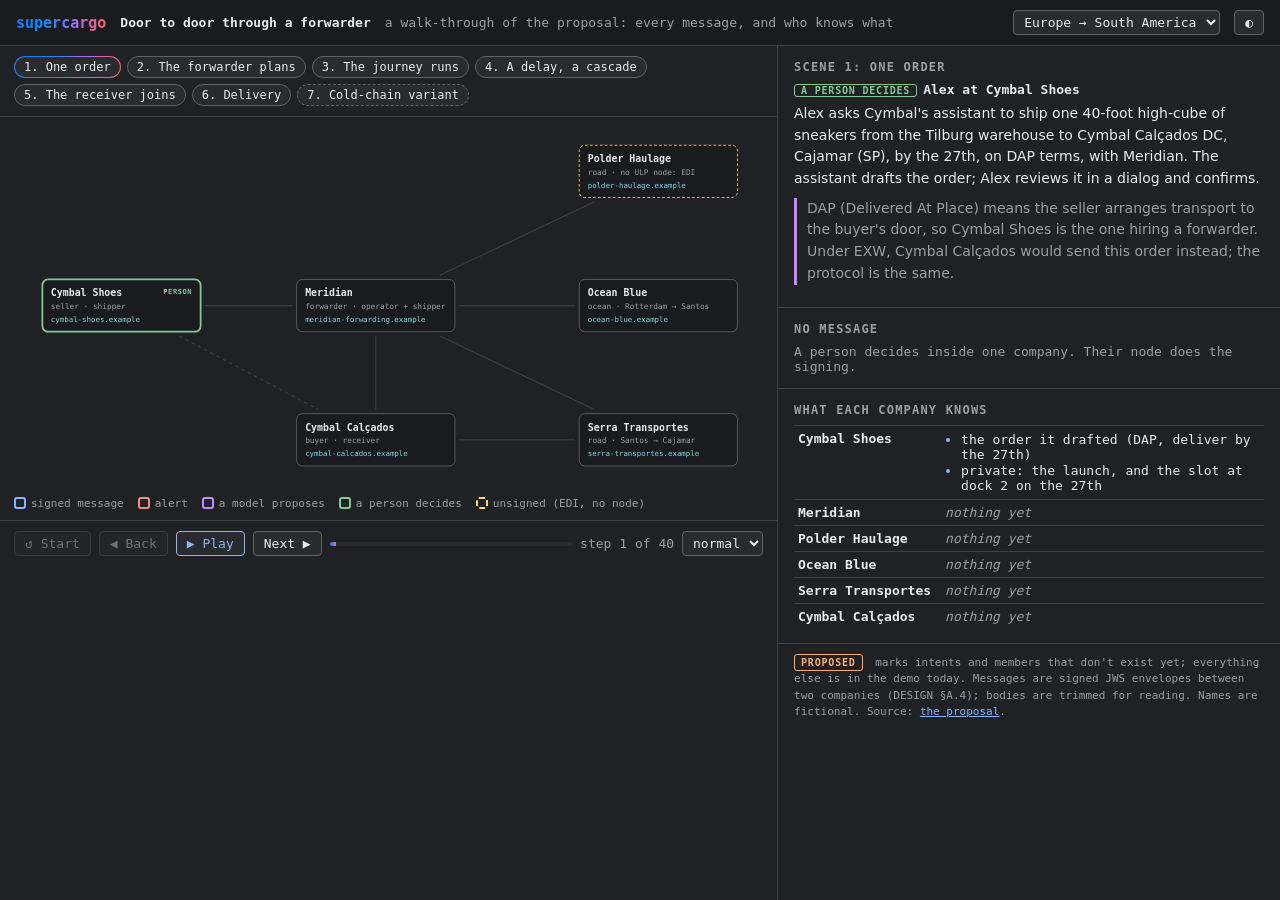
<file: docs/proposals/door-to-door-forwarder.html>
<!doctype html>
<!--
Copyright 2026 Google LLC

Licensed under the Apache License, Version 2.0 (the "License");
you may not use this file except in compliance with the License.
You may obtain a copy of the License at

    http://www.apache.org/licenses/LICENSE-2.0

Unless required by applicable law or agreed to in writing, software
distributed under the License is distributed on an "AS IS" BASIS,
WITHOUT WARRANTIES OR CONDITIONS OF ANY KIND, either express or implied.
See the License for the specific language governing permissions and
limitations under the License.
-->
<!--
A walk-through of the door-to-door proposal (door-to-door-forwarder.md):
every message between the six companies, step by step, with what each
company knows after it. Self-contained: open it in a browser, no network.
-->
<html lang="en">
<head>
<meta charset="utf-8">
<meta name="viewport" content="width=device-width, initial-scale=1">
<title>Door to door through a forwarder · supercargo</title>
<style>
:root {
  --aurora-1: #217bfe; --aurora-2: #078efb; --aurora-3: #a770ef; --aurora-4: #ff5e62;
  --aurora: linear-gradient(90deg, var(--aurora-1), var(--aurora-2), var(--aurora-3), var(--aurora-4));
  --bg: #202124; --bg-surface: #1a1b1e; --bg-elevated: #2a2b2e;
  --border: #3c4043; --border-soft: #5f6368; --text: #e8eaed; --text-dim: #9aa0a6;
  --green: #81c995; --red: #f28b82; --yellow: #fdd663; --blue: #8ab4f8;
  --purple: #c58af9; --cyan: #78d9ec; --orange: #fcad70; --pink: #ff8bcb;
}
body.light {
  --bg: #f8f9fa; --bg-surface: #fff; --bg-elevated: #f1f3f4;
  --border: #dadce0; --border-soft: #bdc1c6; --text: #202124; --text-dim: #5f6368;
  --green: #188038; --red: #d50000; --yellow: #dc6d00; --blue: #1a73e8;
  --purple: #9334e6; --cyan: #007b83; --orange: #c26401; --pink: #c5157a;
}
* { box-sizing: border-box; }
body {
  margin: 0; min-height: 100vh; display: flex; flex-direction: column;
  font-family: 'SF Mono', 'Cascadia Code', 'Fira Code', Consolas, monospace; font-size: 13px;
  background: var(--bg); color: var(--text);
}
header { display: flex; align-items: center; gap: 14px; padding: 10px 16px; border-bottom: 1px solid var(--border); background: var(--bg-surface); flex-wrap: wrap; }
.wordmark { font-weight: 700; font-size: 15px; background: var(--aurora); -webkit-background-clip: text; background-clip: text; color: transparent; }
header .title { font-weight: 600; }
header .dim { color: var(--text-dim); }
header .spacer { flex: 1; }
button { font: inherit; color: var(--text); background: var(--bg-elevated); border: 1px solid var(--border-soft); border-radius: 4px; padding: 4px 10px; cursor: pointer; }
button:hover { border-color: var(--blue); }
button:disabled { opacity: .4; cursor: default; }
button.primary { border-color: var(--blue); color: var(--blue); }
select { font: inherit; color: var(--text); background: var(--bg-elevated); border: 1px solid var(--border-soft); border-radius: 4px; padding: 3px 6px; }

main { flex: 1; display: grid; grid-template-columns: minmax(0, 1.55fr) minmax(360px, 1fr); gap: 0; min-height: 0; }
@media (max-width: 1100px) { main { grid-template-columns: 1fr; } }
.stage { position: relative; border-right: 1px solid var(--border); display: flex; flex-direction: column; min-width: 0; }
.scenes { display: flex; gap: 6px; padding: 10px 14px; flex-wrap: wrap; border-bottom: 1px solid var(--border); }
.scene-tab { font-size: 12px; padding: 3px 9px; border-radius: 12px; }
.scene-tab.on { border-color: transparent; background: linear-gradient(var(--bg-elevated), var(--bg-elevated)) padding-box, var(--aurora) border-box; border: 1px solid transparent; }
.scene-tab.optional { border-style: dashed; }
svg#map { width: 100%; height: auto; display: block; }
.controls { display: flex; align-items: center; gap: 8px; padding: 10px 14px; border-top: 1px solid var(--border); flex-wrap: wrap; }
.progress { flex: 1; min-width: 140px; height: 4px; background: var(--bg-elevated); border-radius: 2px; overflow: hidden; }
.progress > div { height: 100%; background: var(--aurora); width: 0; transition: width .3s; }
.stepno { color: var(--text-dim); min-width: 90px; text-align: right; }

/* the map */
.lane { stroke: var(--border); stroke-width: 1.5; fill: none; }
.lane.active { stroke: var(--blue); stroke-width: 2.5; }
.lane.delegation { stroke-dasharray: 5 5; }
.node rect { fill: var(--bg-surface); stroke: var(--border-soft); stroke-width: 1.2; rx: 8; }
.node.active rect { stroke: var(--blue); stroke-width: 2.5; }
.node.thinking rect { stroke: var(--purple); stroke-width: 2.5; }
.node.human rect { stroke: var(--green); stroke-width: 2.5; }
.node.unsigned rect { stroke: var(--yellow); stroke-width: 2.5; stroke-dasharray: 4 3; }
.node.legacy rect { stroke: var(--yellow); stroke-dasharray: 4 3; }
.node .name { fill: var(--text); font-weight: 700; font-size: 14px; }
.node .role { fill: var(--text-dim); font-size: 11px; }
.node .domain { fill: var(--cyan); font-size: 10.5px; }
.node .badge { font-size: 10px; font-weight: 700; letter-spacing: .08em; }
.env { pointer-events: none; }
.env rect { fill: var(--bg-elevated); stroke: var(--blue); stroke-width: 1.5; }
.env text { fill: var(--text); font-size: 11px; font-weight: 600; }
.env.alert rect { stroke: var(--red); }
.env.unsigned rect { stroke: var(--yellow); stroke-dasharray: 4 3; }
.lane-label { fill: var(--text-dim); font-size: 10.5px; }
.legend { display: flex; gap: 14px; padding: 6px 14px 10px; color: var(--text-dim); font-size: 11px; flex-wrap: wrap; }
.legend i { display: inline-block; width: 12px; height: 12px; border-radius: 3px; vertical-align: -2px; margin-right: 5px; border: 2px solid; }

/* the side panel */
aside { display: flex; flex-direction: column; min-height: 0; overflow: auto; }
.card { padding: 14px 16px; border-bottom: 1px solid var(--border); }
.card h2 { font-size: 12px; letter-spacing: .1em; color: var(--text-dim); margin: 0 0 8px; font-weight: 700; text-transform: uppercase; }
.narration .who { font-weight: 700; margin-bottom: 6px; }
.narration p { margin: 0 0 8px; line-height: 1.55; font-family: system-ui, -apple-system, 'Segoe UI', Roboto, sans-serif; font-size: 14px; }
.narration .why { color: var(--text-dim); border-left: 3px solid var(--purple); padding-left: 10px; }
.tag { display: inline-block; font-size: 10px; font-weight: 700; letter-spacing: .08em; padding: 0 6px; border-radius: 3px; border: 1px solid var(--border-soft); color: var(--text-dim); margin-right: 6px; }
.tag.new { border-color: var(--orange); color: var(--orange); }
.tag.signed { border-color: var(--green); color: var(--green); }
.tag.unsigned { border-color: var(--yellow); color: var(--yellow); }
.tag.human { border-color: var(--green); color: var(--green); }
.tag.model { border-color: var(--purple); color: var(--purple); }
.tag.code { border-color: var(--cyan); color: var(--cyan); }
pre.json { white-space: pre-wrap; overflow-wrap: anywhere; margin: 8px 0 0; padding: 10px; background: var(--bg-surface); border: 1px solid var(--border); border-radius: 6px; overflow: auto; font-size: 11.5px; line-height: 1.45; max-height: 300px; }
.k { color: var(--blue); } .s { color: var(--green); } .n { color: var(--orange); } .b { color: var(--purple); }
.knows table { width: 100%; border-collapse: collapse; }
.knows td { vertical-align: top; padding: 5px 4px; border-top: 1px solid var(--border); }
.knows td.co { white-space: nowrap; font-weight: 700; width: 1%; padding-right: 10px; }
.knows ul { margin: 0; padding-left: 16px; }
.knows li { margin: 1px 0; color: var(--text-dim); }
.knows li.fresh { color: var(--text); }
.knows li.fresh::marker { color: var(--blue); }
.knows .none { color: var(--text-dim); font-style: italic; }
.fineprint { color: var(--text-dim); font-size: 11px; padding: 10px 16px 16px; line-height: 1.5; }
a { color: var(--blue); }
</style>
</head>
<body>
<header>
  <span class="wordmark">supercargo</span>
  <span class="title">Door to door through a forwarder</span>
  <span class="dim">a walk-through of the proposal: every message, and who knows what</span>
  <span class="spacer"></span>
  <select id="region" title="Which journey: the destination region decides the last truck's standards"><option value="sa">Europe → South America</option><option value="na">Europe → North America</option></select>
  <button id="theme" title="Light or dark">◐</button>
</header>
<main>
  <section class="stage">
    <div class="scenes" id="scenes"></div>
    <svg id="map" viewBox="0 0 1100 530" role="img" aria-label="The six companies and the messages between them"></svg>
    <div class="legend">
      <span><i style="border-color:var(--blue)"></i>signed message</span>
      <span><i style="border-color:var(--red)"></i>alert</span>
      <span><i style="border-color:var(--purple)"></i>a model proposes</span>
      <span><i style="border-color:var(--green)"></i>a person decides</span>
      <span><i style="border-color:var(--yellow);border-style:dashed"></i>unsigned (EDI, no node)</span>
    </div>
    <div class="controls">
      <button id="first" title="Start over">↺ Start</button>
      <button id="prev" title="Back (←)">◀ Back</button>
      <button id="play" class="primary" title="Play (space)">▶ Play</button>
      <button id="next" title="Next (→)">Next ▶</button>
      <div class="progress"><div id="bar"></div></div>
      <span class="stepno" id="stepno"></span>
      <select id="speed" title="Playback speed">
        <option value="5200">slow</option>
        <option value="3600" selected>normal</option>
        <option value="2200">fast</option>
      </select>
    </div>
  </section>
  <aside>
    <div class="card narration" id="narration"></div>
    <div class="card" id="message"></div>
    <div class="card knows">
      <h2>What each company knows</h2>
      <table id="knows"></table>
    </div>
    <div class="fineprint">
      <span class="tag new">PROPOSED</span> marks intents and members that don't exist yet; everything else is in the demo today.
      Messages are signed JWS envelopes between two companies (DESIGN §A.4); bodies are trimmed for reading.
      Names are fictional. Source: <a href="door-to-door-forwarder.md">the proposal</a>.
    </div>
  </aside>
</main>

<script>
'use strict';

// ── the regions ─────────────────────────────────────────────────────────
// One journey, two endings: into South America (the default, for the
// customers this demo is for) or into North America. Everything that
// differs between them is here; the scenes below are written once.
const REGIONS = {
  sa: {
    label: 'Europe → South America',
    dest: { name: 'Serra Transportes', role: 'road · Santos → Cajamar', domain: 'serra-transportes.example', kid: 'st-1' },
    buyer: { name: 'Cymbal Calçados', role: 'buyer · receiver', domain: 'cymbal-calcados.example', kid: 'cc-1' },
    buyerParty: { name: 'Cymbal Calçados Ltda', tax_id: { scheme: 'BR:CNPJ', value: '12.345.678/0001-90' } },
    pod: 'BRSSZ', podName: 'Santos', podTerminal: 'Santos Brasil Tecon terminal',
    dc: 'Cymbal Calçados DC, Cajamar (SP)', dcLocode: 'BRSAO', dock: 'dock 2', voyage: '07S',
    arrive: '24', deliver: '26', slot: '27', delayedArrive: '27', newPickup: '27', newDeliver: '29',
    delayReason: 'berth congestion at Santos', delayWhere: 'waiting for a berth off Santos',
    roadIntent: 'road.booking.request', roadDialect: { standard: 'ULP_ROAD', version: '0.1' }, roadDialectProposed: true,
    roadNote: 'Brazil has no ULP road dialect in pf yet, so this is our proposed one: metric, an international address, and a reference to the CT-e, the electronic transport document Brazilian law requires for every road shipment.',
    fiscal: { type: 'CT-e', access_key: '35261012345678000190570010000012341000012345' },
    podDoc: 'the CT-e\'s delivery-proof event, referenced by its access key',
    region: 'Brazil',
  },
  na: {
    label: 'Europe → North America',
    dest: { name: 'Garden State', role: 'road · Newark port → DC', domain: 'garden-state-drayage.example', kid: 'gs-1' },
    buyer: { name: 'Cymbal Footwear', role: 'buyer · receiver', domain: 'cymbal-footwear.example', kid: 'cf-1' },
    buyerParty: { name: 'Cymbal Footwear Inc.', tax_id: { scheme: 'US:EIN', value: '12-3456789' } },
    pod: 'USEWR', podName: 'Newark', podTerminal: 'Port Newark Container Terminal',
    dc: 'Cymbal Newark DC', dcLocode: 'USEWR', dock: 'dock 4', voyage: '42W',
    arrive: '13', deliver: '14', slot: '15', delayedArrive: '16', newPickup: '16', newDeliver: '17',
    delayReason: 'engine repair, unscheduled call at Halifax', delayWhere: 'at Halifax for an engine repair',
    roadIntent: 'road.booking.request', roadDialect: { standard: 'DSDC', version: '…' }, roadDialectProposed: false,
    roadNote: 'In the US the road leg uses pf\'s land dialect: the NMFTA\'s DSDC electronic bill of lading, with the carrier\'s SCAC and USDOT number.',
    fiscal: null,
    podDoc: 'the signed proof of delivery',
    region: 'the US',
  },
};

// ── the cast ────────────────────────────────────────────────────────────
// gs and cf are the destination trucker and the buyer: who they are
// depends on the region.
const CO = {
  cs: { name: 'Cymbal Shoes', role: 'seller · shipper', domain: 'cymbal-shoes.example', kid: 'cy-1', x: 60, y: 230 },
  mf: { name: 'Meridian', role: 'forwarder · operator + shipper', domain: 'meridian-forwarding.example', kid: 'mf-1', x: 420, y: 230 },
  ph: { name: 'Polder Haulage', role: 'road · no ULP node: EDI', domain: 'polder-haulage.example', kid: null, legacy: true, x: 820, y: 40 },
  ob: { name: 'Ocean Blue', role: 'ocean · Rotterdam → …', domain: 'ocean-blue.example', kid: 'ob-1', x: 820, y: 230 },
  gs: { x: 820, y: 420 },
  cf: { x: 420, y: 420 },
};
const W = 224, H = 74;
const LANES = [['cs', 'mf'], ['mf', 'ph'], ['mf', 'ob'], ['mf', 'gs'], ['cf', 'mf'], ['gs', 'cf'], ['cs', 'cf', 'delegation']];

function castFor(R) {
  Object.assign(CO.gs, R.dest);
  Object.assign(CO.cf, R.buyer);
  CO.ob.role = `ocean · Rotterdam → ${R.podName}`;
}

// ── the steps ───────────────────────────────────────────────────────────
// kind: msg (an envelope from → to), model (a model proposes), human (a
// person decides), code (deterministic code), unsigned (an EDI file, no
// signature). knows: what each company learns at this step.
const SCENES = [
  { id: 1, name: 'One order' },
  { id: 2, name: 'The forwarder plans' },
  { id: 3, name: 'The journey runs' },
  { id: 4, name: 'A delay, a cascade' },
  { id: 5, name: 'The receiver joins' },
  { id: 6, name: 'Delivery' },
  { id: 7, name: 'Cold-chain variant', optional: true, after: 3 },
];

const iso = (d, t) => `2026-10-${d}T${t}:00Z`;
const env = (from, to, intent, extra, body) => ({
  header: Object.assign({ typ: 'ulp-envelope+jws', intent, sender: CO[from].domain, receiver: CO[to].domain, messageId: '…', sentAt: '…' }, extra || {}),
  signedBy: `${CO[from].domain} (kid ${CO[from].kid}, Ed25519)`,
  body,
});
const edi = (format, body) => ({ header: { format, transport: 'file drop or VAN', signature: 'none' }, signedBy: 'nobody: an EDI file', body });

function buildSteps(R) {
  const G = R.dest.name, B = R.buyer.name, P = R.podName;
  const cte = R.fiscal ? { fiscal_documents: [R.fiscal] } : {};
  return [
  // 1. One order
  { scene: 1, kind: 'human', at: 'cs', who: 'Alex at Cymbal Shoes',
    text: `Alex asks Cymbal's assistant to ship one 40-foot high-cube of sneakers from the Tilburg warehouse to ${R.dc}, by the ${R.slot}th, on DAP terms, with Meridian. The assistant drafts the order; Alex reviews it in a dialog and confirms.`,
    why: `DAP (Delivered At Place) means the seller arranges transport to the buyer's door, so Cymbal Shoes is the one hiring a forwarder. Under EXW, ${B} would send this order instead; the protocol is the same.`,
    knows: { cs: [`the order it drafted (DAP, deliver by the ${R.slot}th)`, `private: the launch, and the slot at ${R.dock} on the ${R.slot}th`] } },
  { scene: 1, kind: 'msg', from: 'cs', to: 'mf', intent: 'forwarding.request', proposed: true,
    text: 'Cymbal\'s node signs the order and sends it to Meridian. Meridian\'s node fetches Cymbal\'s published keys, verifies the signature, checks it\'s fresh and not a replay, validates the body, and only then records the order.',
    why: `The delivery window is part of the contract, so it travels; so do the parties' legal identifiers (an EU EORI number for Cymbal Shoes, ${R.buyerParty.tax_id.scheme.split(':')[1]} for ${B}). Why the date matters (the launch, the slot) stays with Cymbal.`,
    env: env('cs', 'mf', 'ulp.forwarding.request', null, {
      incoterms: { rule: 'DAP', version: '2020', named_place: R.dc },
      shipper: { name: 'Cymbal Shoes B.V.', eori: 'NL123456789' }, consignee: R.buyerParty,
      place_of_receipt: { type: 'door', address: { street: 'Ringbaan Oost 100', postal_code: '5013 CD', locality: 'Tilburg', country: 'NL' }, un_location_code: 'NLTLB' },
      place_of_delivery: { type: 'door', facility: R.dc, un_location_code: R.dcLocode },
      containers: [{ equipment_size_type: '45G1', count: 1, gross_weight_kg: 12000 }],
      cargo: { description: 'Footwear (sneakers)', hs_code: '6404' }, delivery_window: { latest: iso(R.slot, '12:00') }, shipper_reference: 'CY-PO-55120' }),
    knows: { mf: [`order from Cymbal: Tilburg door → ${R.dc}, by the ${R.slot}th`] } },

  // 2. The forwarder plans
  { scene: 2, kind: 'model', at: 'mf', who: 'Meridian\'s planning assistant',
    text: `Meridian's planning assistant drafts a plan: Polder Haulage trucks the container from Tilburg to the ECT Delta terminal in Rotterdam, Ocean Blue sails from that terminal to ${P} on Aurora ${R.voyage}, and ${G} trucks it from the ${R.podTerminal} to the distribution center.`,
    why: 'The model sees only what the plan needs (places, cargo, the window), never the order\'s free text, and it can only propose.',
    knows: { mf: [`draft plan: 3 legs (Polder, Ocean Blue, ${G})`] } },
  { scene: 2, kind: 'code', at: 'mf', who: 'Meridian\'s orchestrator',
    text: `The orchestrator checks that the plan is continuous: each leg starts at the facility where the previous one ends, and no earlier. Polder delivers to ECT Delta (NLRTM), where Ocean Blue loads; Ocean Blue discharges at the ${R.podTerminal} (${R.pod}), where ${G} picks up.`,
    why: 'Places are compared by standard identifiers (UN/LOCODE plus the terminal\'s code), the way the industry names them. Coordinates can ride along as metadata; nothing depends on them.' },
  { scene: 2, kind: 'human', at: 'mf', who: 'Mia at Meridian',
    text: 'Mia, an operator at Meridian, reviews the plan: each leg, its carrier, its dates, and exactly what each carrier will be told. She confirms.',
    why: 'Anything with an external effect needs a person. Meridian\'s node builds each leg\'s booking from the confirmed plan with deterministic code.' },
  { scene: 2, kind: 'unsigned', from: 'mf', to: 'ph', intent: 'EDIFACT IFTMIN',
    text: 'Polder Haulage has no ULP node: it\'s a small Dutch trucker that takes transport instructions as UN/EDIFACT files, the EDI standard in Europe and South America. Meridian\'s EDI gateway turns leg 1 into an IFTMIN instruction.',
    why: 'Most real journeys include a carrier like this. A forwarder can use ULP with the partners that have it and keep working with the ones that don\'t. (A US trucker would get an ANSI X12 204 load tender instead; the same gateway speaks both.)',
    env: edi('UN/EDIFACT IFTMIN (transport instruction)', "UNH+1+IFTMIN:D:04A:UN'BGM+610+MF0007L1+9'TSR+30'RFF+CU:MF-0007-L1'NAD+CZ+++CYMBAL SHOES BV+RINGBAAN OOST 100+TILBURG++5013CD+NL'NAD+CN+++ECT DELTA TERMINAL++ROTTERDAM+++NL'EQD+CN++45G1'UNT+8+1'"),
    knows: { ph: ['transport instruction (IFTMIN): Tilburg → ECT Delta, Rotterdam'] } },
  { scene: 2, kind: 'unsigned', from: 'ph', to: 'mf', intent: 'EDIFACT APERAK',
    text: 'Polder\'s system acknowledges the instruction (APERAK, application acknowledgement) with its own reference, and opens an e-CMR, the electronic road consignment note used across Europe.',
    env: edi('UN/EDIFACT APERAK (acknowledgement)', "UNH+1+APERAK:D:04A:UN'BGM+305+PH4471+29'RFF+ACW:MF0007L1'RFF+AAS:ECMR-NL-2026-004471'UNT+5+1'"),
    knows: { mf: ['leg 1 accepted by Polder (APERAK, unsigned); e-CMR ECMR-NL-2026-004471'] } },
  { scene: 2, kind: 'msg', from: 'mf', to: 'ob', intent: 'ocean.booking.request',
    text: 'Leg 2 goes to Ocean Blue: the same ocean booking request the demo sends today, except the shipper is Meridian.',
    why: 'For Ocean Blue nothing changes: it\'s a booking from a shipper it can verify. That Meridian is a forwarder is Meridian\'s business.',
    env: env('mf', 'ob', 'ulp.ocean.booking.request', null, {
      shipper_name: 'Meridian Forwarding', port_of_loading: 'NLRTM', port_of_discharge: R.pod, earliest_departure: '2026-10-07',
      containers: [{ equipment_size_type: '45G1', count: 1, gross_weight_kg: 12000 }], cargo: { description: 'Footwear (sneakers)', hs_code: '6404' }, shipper_reference: 'MF-0007-L2' }),
    knows: { ob: [`booking from Meridian: Rotterdam → ${P}`] } },
  { scene: 2, kind: 'msg', from: 'ob', to: 'mf', intent: 'ocean.booking.confirmation', text: 'Ocean Blue confirms, with the vessel and voyage, and starts the voyage clock.',
    env: env('ob', 'mf', 'ulp.ocean.booking.confirmation', { bookingRef: 'OB-BKG-1042', dialect: { standard: 'DCSA_OCEAN_CONTAINER', version: '2.0.0' } }, { carrier_booking_reference: 'OB-BKG-1042', vessel: 'Ocean Blue Aurora', voyage: R.voyage, planned_arrival: iso(R.arrive, '08:00') }),
    knows: { mf: [`leg 2 confirmed: OB-BKG-1042, Aurora ${R.voyage}, arrives ${P} the ${R.arrive}th`] } },
  { scene: 2, kind: 'msg', from: 'mf', to: 'gs', intent: R.roadIntent, proposed: true,
    text: `Leg 3 goes to ${G}, which runs a ULP node: pick the container up at the ${R.podTerminal} on the ${R.arrive}th and deliver it to the distribution center.`,
    why: R.roadNote,
    env: env('mf', 'gs', 'ulp.' + R.roadIntent, { dialect: R.roadDialect }, Object.assign({
      pickup: { facility: R.podTerminal, un_location_code: R.pod, earliest: iso(R.arrive, '14:00') }, delivery: { facility: R.dc, latest: iso(R.deliver, '12:00') },
      containers: [{ equipment_size_type: '45G1', count: 1, gross_weight_kg: 12000 }], shipper_reference: 'MF-0007-L3' })),
    proposedField: R.roadDialectProposed ? 'dialect' : null,
    knows: { gs: [`booking from Meridian: ${P} terminal → ${R.dc}`] } },
  { scene: 2, kind: 'msg', from: 'gs', to: 'mf', intent: 'road.booking.confirmation', proposed: true,
    text: R.fiscal ? `${G} confirms leg 3 and issues the CT-e, the government-validated electronic transport document; the confirmation carries its 44-digit access key, not the fiscal XML.` : `${G} confirms leg 3.`,
    why: R.fiscal ? 'The ULP signature proves who sent the confirmation; the CT-e is the document the law requires, and anyone with its access key can check it with the tax authority.' : null,
    env: env('gs', 'mf', 'ulp.road.booking.confirmation', { bookingRef: 'GS-0913' }, Object.assign({ carrier_booking_reference: 'GS-0913', status: 'confirmed' }, cte)),
    proposedField: R.fiscal ? 'fiscal_documents' : null,
    knows: { mf: [R.fiscal ? 'leg 3 confirmed: GS-0913, CT-e issued' : 'leg 3 confirmed: GS-0913'] } },
  { scene: 2, kind: 'msg', from: 'mf', to: 'cs', intent: 'forwarding.confirmation', proposed: true,
    text: `Meridian confirms Cymbal's order with its own reference and the planned journey: truck, ship, truck, delivery on the ${R.deliver}th.`,
    why: 'Cymbal gets one reference and one journey. Which carriers do the legs is shown, but Cymbal has no relationship with them and doesn\'t need one.',
    env: env('mf', 'cs', 'ulp.forwarding.confirmation', { bookingRef: 'MF-0007' }, { forwarder_reference: 'MF-0007', legs: [{ mode: 'road', from: 'NLTLB', to: 'NLRTM' }, { mode: 'ocean', from: 'NLRTM', to: R.pod, vessel: `Ocean Blue Aurora ${R.voyage}` }, { mode: 'road', from: R.pod, to: R.dcLocode }], planned_delivery: iso(R.deliver, '10:00') }),
    knows: { cs: [`order confirmed: MF-0007, delivery planned the ${R.deliver}th`] } },

  // 3. The journey runs
  { scene: 3, kind: 'unsigned', from: 'ph', to: 'mf', intent: 'EDIFACT IFTSTA',
    text: 'Polder\'s truck leaves the Tilburg warehouse. Polder\'s dispatch system sends an IFTSTA status message: picked up.',
    env: edi('UN/EDIFACT IFTSTA (status)', "UNH+1+IFTSTA:D:04A:UN'BGM+77+PH4471-1+9'RFF+CU:MF-0007-L1'STS++21'DTM+334:202610060800:203'LOC+175+NLTLB'EQD+CN+OCBU0000004'UNT+7+1'"),
    knows: { mf: ['leg 1: picked up, Tilburg (IFTSTA, unsigned)'] } },
  { scene: 3, kind: 'code', at: 'mf', who: 'Meridian\'s EDI gateway and orchestrator',
    text: 'The gateway maps the IFTSTA to the same track & trace event every ULP carrier sends: the status becomes DEPA, the location becomes the UN/LOCODE the plan uses, the container its ISO 6346 number. The orchestrator files it under leg 1 of order MF-0007.',
    why: 'Honest provenance: no carrier signed this. Meridian vouches for it, and says so. (An X12 214 from a US trucker maps to the same event, the same way.)',
    env: { header: { produced_by: 'Meridian\'s EDI gateway', from: 'IFTSTA PH4471-1', signature: 'none (internal record)' }, signedBy: 'nobody yet: Meridian signs what it sends on', body: { event_id: 'MF-LEG1-01', event_type: 'TRANSPORT', event_type_code: 'DEPA', event_classifier_code: 'ACT', event_date_time: iso('06', '08:00'), un_location_code: 'NLTLB', equipment_reference: 'OCBU0000004', description: 'Departed the pickup location (from IFTSTA)' } } },
  { scene: 3, kind: 'msg', from: 'mf', to: 'cs', intent: 'tnt.event',
    text: 'Meridian tells Cymbal, under its own signature, and says this came from an unsigned EDI message, not a carrier\'s signed event.',
    why: 'Cymbal trusts its counterparty, Meridian, as in forwarding today, and can see which parts of its journey rest on signed evidence and which on Meridian\'s word.',
    env: env('mf', 'cs', 'ulp.tnt.event', { bookingRef: 'MF-0007', dialect: { standard: 'DCSA_TNT', version: '2.2.0' } }, { event_id: 'MF-EV-01', event_type_code: 'DEPA', event_classifier_code: 'ACT', un_location_code: 'NLTLB', description: 'Picked up in Tilburg (leg 1, road)', derived_from: [{ source: 'EDIFACT IFTSTA from Polder Haulage', reference: 'PH4471-1', signed: false }] }),
    proposedField: 'derived_from',
    knows: { cs: ['journey: picked up, Tilburg (unsigned source, vouched by Meridian)'] } },
  { scene: 3, kind: 'unsigned', from: 'ph', to: 'mf', intent: 'EDIFACT IFTSTA',
    text: 'Polder delivers the container to the ECT Delta terminal: another IFTSTA, delivered, with the e-CMR reference.',
    env: edi('UN/EDIFACT IFTSTA (status)', "UNH+1+IFTSTA:D:04A:UN'BGM+77+PH4471-2+9'RFF+AAS:ECMR-NL-2026-004471'STS++21'DTM+334:202610070930:203'LOC+175+NLRTM'NAD+CN+++ECT DELTA TERMINAL'UNT+8+1'"),
    knows: { mf: ['leg 1: delivered to ECT Delta (IFTSTA, unsigned)'] } },
  { scene: 3, kind: 'code', at: 'mf', who: 'Meridian\'s orchestrator',
    text: 'Handoff check: leg 1 ended at ECT Delta, Rotterdam, at 09:30 on the 7th; leg 2 loads at ECT Delta from noon. Same facility, in time: the journey is continuous. The gate-in becomes an EQUIPMENT GTIN event at the terminal.',
    why: 'Had Polder delivered to another terminal, or too late for the sailing, a person at Meridian would get an alert now, before anyone else is told anything.' },
  { scene: 3, kind: 'msg', from: 'ob', to: 'mf', intent: 'tnt.event', text: 'Ocean Blue loads the container on the Aurora, which departs Rotterdam. This one is a signed ULP event.',
    env: env('ob', 'mf', 'ulp.tnt.event', { bookingRef: 'OB-BKG-1042' }, { event_id: 'EV-000003', event_type_code: 'DEPA', event_classifier_code: 'ACT', un_location_code: 'NLRTM', description: `Ocean Blue Aurora ${R.voyage} departed Port of Rotterdam` }),
    knows: { mf: ['leg 2: departed Rotterdam (EV-000003, signed)'] } },
  { scene: 3, kind: 'msg', from: 'mf', to: 'cs', intent: 'tnt.event',
    text: 'Cymbal\'s journey now shows the container on the water: one journey, three legs, each mark saying where it came from.',
    env: env('mf', 'cs', 'ulp.tnt.event', { bookingRef: 'MF-0007' }, { event_id: 'MF-EV-03', event_type_code: 'DEPA', un_location_code: 'NLRTM', description: `Departed Rotterdam on Ocean Blue Aurora ${R.voyage} (leg 2, ocean)`, derived_from: ['EV-000003'] }),
    knows: { cs: [`journey: at sea on Aurora ${R.voyage}, arriving ${P} the ${R.arrive}th`] } },

  // 4. A delay, a cascade
  { scene: 4, kind: 'msg', from: 'ob', to: 'mf', intent: 'tnt.alert', alert: true,
    text: `Ocean Blue reports a 72-hour delay: ${R.delayReason}. Arrival in ${P} moves from the ${R.arrive}th to the ${R.delayedArrive}th.`,
    env: env('ob', 'mf', 'ulp.tnt.alert', { bookingRef: 'OB-BKG-1042' }, { alert_id: 'AL-000006', severity: 'high', kind: 'delay', reason: R.delayReason, new_eta: iso(R.delayedArrive, '08:00'), causes: ['EV-000005'] }),
    knows: { mf: [`leg 2 DELAYED: arrives the ${R.delayedArrive}th (AL-000006)`] } },
  { scene: 4, kind: 'code', at: 'mf', who: 'Meridian\'s orchestrator',
    text: `The orchestrator checks the plan: ${G}'s pickup at ${P} is on the ${R.arrive}th, before the ship now arrives. Leg 3 can't happen as booked.`,
    why: 'A forwarder\'s real value: seeing the knock-on effect across carriers that don\'t know about each other.' },
  { scene: 4, kind: 'model', at: 'mf', who: 'Meridian\'s planning assistant',
    text: `The planning assistant drafts a fix: move the pickup to the ${R.newPickup}th, delivery to the distribution center on the ${R.newDeliver}th.` },
  { scene: 4, kind: 'human', at: 'mf', who: 'Mia at Meridian', text: 'Mia sees the cascade and the proposed amendment, and confirms it.' },
  { scene: 4, kind: 'msg', from: 'mf', to: 'gs', intent: 'road.booking.amendment', proposed: true,
    text: `Meridian sends ${G} an amendment to leg 3. ${G} never learns why: only that the pickup moved.`,
    env: env('mf', 'gs', 'ulp.road.booking.amendment', { bookingRef: 'GS-0913' }, { pickup: { earliest: iso(R.newPickup, '18:00') }, delivery: { latest: iso(R.newDeliver, '12:00') } }),
    knows: { gs: [`amendment: pickup moved to the ${R.newPickup}th, 18:00`] } },
  { scene: 4, kind: 'msg', from: 'gs', to: 'mf', intent: 'road.booking.confirmation', proposed: true, text: `${G} confirms the new times.`,
    env: env('gs', 'mf', 'ulp.road.booking.confirmation', { bookingRef: 'GS-0913' }, { carrier_booking_reference: 'GS-0913', status: 'amended' }),
    knows: { mf: [`leg 3 re-timed: pickup the ${R.newPickup}th, delivery the ${R.newDeliver}th`] } },
  { scene: 4, kind: 'msg', from: 'mf', to: 'cs', intent: 'tnt.alert', alert: true,
    text: `Cymbal gets one alert from Meridian, about its order: delivery moves from the ${R.deliver}th to the ${R.newDeliver}th, because of a delay at sea.`,
    why: 'One alert about the order, not three carriers\' worth of noise, and it says which carrier alert it came from.',
    env: env('mf', 'cs', 'ulp.tnt.alert', { bookingRef: 'MF-0007' }, { alert_id: 'MF-AL-01', severity: 'high', kind: 'delay', reason: `Vessel delayed 72 h (${R.delayReason}); last truck re-timed`, new_delivery: iso(R.newDeliver, '12:00'), derived_from: ['AL-000006'] }),
    knows: { cs: [`ALERT: delivery moves to the ${R.newDeliver}th (MF-AL-01)`] } },
  { scene: 4, kind: 'model', at: 'cs', who: 'Cymbal\'s alert summarizer',
    text: `Cymbal's own model explains what it means for Cymbal: the slot at ${R.dock} on the ${R.slot}th is missed, and the launch stock is at risk. It suggests rebooking the slot or air-freighting part of the order.`,
    why: 'The private context (the launch, the slot) is used by Cymbal\'s model, inside Cymbal. Meridian never saw it.' },

  // 5. The receiver joins
  { scene: 5, kind: 'human', at: 'cs', who: 'Alex at Cymbal Shoes', text: `Alex lets ${B} track the order, and confirms.` },
  { scene: 5, kind: 'msg', from: 'cs', to: 'cf', intent: 'delegation', lane: 'delegation',
    text: `Cymbal Shoes signs a delegation: ${B} may read tracking for MF-0007 from Meridian, for 30 days.`,
    why: 'This is milestone 7, already designed: a receiver joins without a contract with the forwarder.',
    env: { header: { typ: 'ulp-delegation+jws', issuer: 'cymbal-shoes.example', audience: 'meridian-forwarding.example', grantee: R.buyer.domain, scope: ['tnt:read'], bookingRef: 'MF-0007', expires: '2026-11-11' }, signedBy: 'cymbal-shoes.example (kid cy-1, Ed25519)', body: null },
    knows: { cf: ['delegation: may track MF-0007 at Meridian'] } },
  { scene: 5, kind: 'msg', from: 'cf', to: 'mf', intent: 'tnt.inquiry',
    text: `${B}'s node asks Meridian where the container is, with the delegation attached. Meridian checks both signatures, the scope, the order and the expiry, and answers.`,
    env: env('cf', 'mf', 'ulp.tnt.inquiry', { bookingRef: 'MF-0007', attachments: { delegation: '…' } }, { question: 'When will the container reach our distribution center?' }),
    knows: { mf: [`question from ${B}, delegated by Cymbal Shoes`] } },
  { scene: 5, kind: 'msg', from: 'mf', to: 'cf', intent: 'tnt.inquiry.response',
    text: `Meridian answers from the order's journey: on the ${R.newDeliver}th, citing the events it derived that from.`,
    env: env('mf', 'cf', 'ulp.tnt.inquiry.response', { bookingRef: 'MF-0007', inReplyTo: '…' }, { answer: `Delivery to ${R.dc} is planned for the ${R.newDeliver}th by 12:00, after a 72-hour vessel delay.`, sources: ['MF-AL-01', 'MF-EV-03'] }),
    knows: { cf: [`answer: delivery on the ${R.newDeliver}th by 12:00`] } },

  // 6. Delivery
  { scene: 6, kind: 'msg', from: 'gs', to: 'cf', intent: 'pod.request', proposed: true,
    text: `${G}'s truck is at ${R.dock}. ${G} signs a proof of delivery and sends it to ${B}, the consignee.`,
    env: env('gs', 'cf', 'ulp.pod.request', { bookingRef: 'GS-0913' }, Object.assign({ container: 'OCBU0000004', delivered_at: iso(R.newDeliver, '09:40'), place: `${R.dc}, ${R.dock}`, seal_intact: true }, cte)),
    knows: { cf: [`proof of delivery from ${G} (signed)`] } },
  { scene: 6, kind: 'human', at: 'cf', who: `The dock team at ${B}`, text: 'A person at the dock checks the container and the seal, and confirms receipt.' },
  { scene: 6, kind: 'msg', from: 'cf', to: 'gs', intent: 'pod.countersign', proposed: true,
    text: `${B} countersigns. Each side checks the other's signature and keeps the proof.` + (R.fiscal ? ' In Brazil, the carrier also registers the delivery against the CT-e with the tax authority; the ULP proof references it.' : ''),
    why: 'Custody changes hands with both signatures: no dispute about whether, when, or in what state it arrived.',
    env: env('cf', 'gs', 'ulp.pod.countersign', { bookingRef: 'GS-0913', inReplyTo: '…' }, { accepted: true, remarks: '' }),
    knows: { gs: ['co-signed proof of delivery'] } },
  { scene: 6, kind: 'msg', from: 'gs', to: 'mf', intent: 'tnt.event', text: `${G} reports the delivery to Meridian, citing ${R.podDoc}.`,
    env: env('gs', 'mf', 'ulp.tnt.event', { bookingRef: 'GS-0913' }, { event_id: 'GS-EV-04', event_type_code: 'DLV', description: 'Delivered, proof co-signed by the consignee' }),
    knows: { mf: ['leg 3: delivered (GS-EV-04)'] } },
  { scene: 6, kind: 'msg', from: 'mf', to: 'cs', intent: 'tnt.event', text: 'Meridian tells Cymbal Shoes the order is delivered. The journey is complete.',
    env: env('mf', 'cs', 'ulp.tnt.event', { bookingRef: 'MF-0007' }, { event_id: 'MF-EV-09', event_type_code: 'DLV', description: `Delivered to ${R.dc}, ${R.dock}`, derived_from: ['GS-EV-04'] }),
    knows: { cs: [`journey: DELIVERED on the ${R.newDeliver}th`] } },

  // 7. Cold-chain variant (optional)
  { scene: 7, kind: 'msg', from: 'ob', to: 'mf', intent: 'tnt.event',
    text: 'A variant of the journey after scene 3: suppose the cargo were temperature-sensitive, in a reefer container set to 2–8 °C. Ocean Blue\'s events carry the container controller\'s readings.',
    why: 'The same flows as the sneakers, with higher stakes: which readings to report, and what counts as an excursion, are agreed in the booking.',
    env: env('ob', 'mf', 'ulp.tnt.event', { bookingRef: 'OB-BKG-1042' }, { event_id: 'EV-000011', event_type: 'EQUIPMENT', description: 'Reefer reading', reefer: { setpoint_min_c: 2, setpoint_max_c: 8, reading_c: 4.1 } }),
    proposedField: 'reefer',
    knows: { mf: ['leg 2: reefer at 4.1 °C (in range)'] } },
  { scene: 7, kind: 'msg', from: 'ob', to: 'mf', intent: 'tnt.alert', alert: true,
    text: 'A power fault on board: the container reads 11.3 °C for 40 minutes. Ocean Blue raises an excursion alert.',
    env: env('ob', 'mf', 'ulp.tnt.alert', { bookingRef: 'OB-BKG-1042' }, { alert_id: 'AL-000014', severity: 'high', kind: 'temperature_excursion', reading_c: 11.3, duration_min: 40, causes: ['EV-000012'] }),
    proposedField: 'temperature_excursion',
    knows: { mf: ['leg 2 ALERT: excursion, 11.3 °C for 40 min (AL-000014)'] } },
  { scene: 7, kind: 'msg', from: 'mf', to: 'cs', intent: 'tnt.alert', alert: true,
    text: 'Meridian relays the excursion to Cymbal on its order, citing Ocean Blue\'s alert.',
    env: env('mf', 'cs', 'ulp.tnt.alert', { bookingRef: 'MF-0007' }, { alert_id: 'MF-AL-02', severity: 'high', kind: 'temperature_excursion', reading_c: 11.3, duration_min: 40, derived_from: ['AL-000014'] }),
    knows: { cs: ['ALERT: temperature excursion, 11.3 °C for 40 min (MF-AL-02)'] } },
  { scene: 7, kind: 'model', at: 'cs', who: 'Cymbal\'s alert summarizer',
    text: 'Cymbal\'s own model explains what that means for the product, from Cymbal\'s handling rules: out of range long enough to need a quality check on arrival. It suggests telling the receiving QA team.',
    why: 'What an excursion means for the goods is the cargo owner\'s knowledge, in its private context, like the delivery slot. The carrier and the forwarder report facts; the owner decides.' },
  ];
}

let region = new URLSearchParams(location.search).get('region') === 'na' ? 'na' : 'sa';
castFor(REGIONS[region]);
let STEPS = buildSteps(REGIONS[region]);

// ── state and rendering ─────────────────────────────────────────────────
const $ = (id) => document.getElementById(id);
const NS = 'http://www.w3.org/2000/svg';
const svg = $('map');
let cur = 0, timer = null;

function el(tag, attrs, text) {
  const e = document.createElementNS(NS, tag);
  for (const [k, v] of Object.entries(attrs || {})) e.setAttribute(k, v);
  if (text != null) e.textContent = text;
  return e;
}
const center = (id) => ({ x: CO[id].x + W / 2, y: CO[id].y + H / 2 });

// Where a line from a to b leaves a's box.
function edge(a, b) {
  const p = center(a), q = center(b), dx = q.x - p.x, dy = q.y - p.y;
  const sx = dx === 0 ? Infinity : (W / 2 + 6) / Math.abs(dx), sy = dy === 0 ? Infinity : (H / 2 + 6) / Math.abs(dy);
  const s = Math.min(sx, sy);
  return { x: p.x + dx * s, y: p.y + dy * s };
}

function drawStatic() {
  svg.replaceChildren();
  const defs = el('defs');
  const m = el('marker', { id: 'arrow', viewBox: '0 0 10 10', refX: 9, refY: 5, markerWidth: 7, markerHeight: 7, orient: 'auto-start-reverse' });
  m.appendChild(el('path', { d: 'M0,0 L10,5 L0,10 z', fill: 'var(--blue)' }));
  defs.appendChild(m);
  svg.appendChild(defs);
  const lanes = el('g', { id: 'lanes' });
  for (const [a, b, kind] of LANES) {
    const p = edge(a, b), q = edge(b, a);
    lanes.appendChild(el('line', { class: 'lane' + (kind ? ' ' + kind : ''), x1: p.x, y1: p.y, x2: q.x, y2: q.y, 'data-lane': a + '-' + b }));
  }
  svg.appendChild(lanes);
  for (const [id, c] of Object.entries(CO)) {
    const g = el('g', { class: 'node' + (c.legacy ? ' legacy' : ''), 'data-id': id, transform: `translate(${c.x},${c.y})` });
    g.appendChild(el('rect', { width: W, height: H }));
    g.appendChild(el('text', { class: 'name', x: 12, y: 24 }, c.name));
    g.appendChild(el('text', { class: 'role', x: 12, y: 42 }, c.role));
    g.appendChild(el('text', { class: 'domain', x: 12, y: 60 }, c.domain));
    g.appendChild(el('text', { class: 'badge', x: W - 12, y: 20, 'text-anchor': 'end' }, ''));
    svg.appendChild(g);
  }
  svg.appendChild(el('g', { id: 'flight' }));
}

function laneFor(a, b) {
  return svg.querySelector(`[data-lane="${a}-${b}"]`) || svg.querySelector(`[data-lane="${b}-${a}"]`);
}

const BADGES = { model: ['MODEL', 'var(--purple)'], human: ['PERSON', 'var(--green)'], code: ['CODE', 'var(--cyan)'] };

function renderMap(step, animate) {
  svg.querySelectorAll('.node').forEach((n) => {
    n.classList.remove('active', 'thinking', 'human', 'unsigned');
    const b = n.querySelector('.badge'); b.textContent = '';
  });
  svg.querySelectorAll('.lane').forEach((l) => l.classList.remove('active'));
  const flight = $('flight');
  flight.replaceChildren();
  if (step.kind === 'msg' || step.kind === 'unsigned') {
    const lane = laneFor(step.from, step.to);
    if (lane) lane.classList.add('active');
    svg.querySelector(`.node[data-id="${step.from}"]`).classList.add(step.kind === 'unsigned' && CO[step.from].legacy ? 'unsigned' : 'active');
    svg.querySelector(`.node[data-id="${step.to}"]`).classList.add(step.kind === 'unsigned' && CO[step.to].legacy ? 'unsigned' : 'active');
    const p = edge(step.from, step.to), q = edge(step.to, step.from);
    flight.appendChild(el('line', { x1: p.x, y1: p.y, x2: q.x, y2: q.y, stroke: step.alert ? 'var(--red)' : step.kind === 'unsigned' ? 'var(--yellow)' : 'var(--blue)', 'stroke-width': 2.5, 'marker-end': 'url(#arrow)', 'stroke-dasharray': step.kind === 'unsigned' ? '6 4' : null }));
    const label = step.intent + (step.proposed ? ' ✱' : '');
    const w = Math.max(90, label.length * 7 + 18);
    const g = el('g', { class: 'env' + (step.alert ? ' alert' : '') + (step.kind === 'unsigned' ? ' unsigned' : '') });
    g.appendChild(el('rect', { x: -w / 2, y: -12, width: w, height: 24, rx: 12 }));
    g.appendChild(el('text', { x: 0, y: 4, 'text-anchor': 'middle' }, label));
    flight.appendChild(g);
    const reduce = window.matchMedia('(prefers-reduced-motion: reduce)').matches;
    if (!animate || reduce) { g.setAttribute('transform', `translate(${(p.x + q.x) / 2},${(p.y + q.y) / 2})`); return; }
    const t0 = performance.now(), dur = 900;
    const tick = (t) => {
      if (!g.isConnected) return;
      const k = Math.min(1, (t - t0) / dur), e = k < .5 ? 2 * k * k : 1 - Math.pow(-2 * k + 2, 2) / 2;
      const x = p.x + (q.x - p.x) * (.15 + .7 * e), y = p.y + (q.y - p.y) * (.15 + .7 * e);
      g.setAttribute('transform', `translate(${x},${y})`);
      if (k < 1) requestAnimationFrame(tick);
    };
    requestAnimationFrame(tick);
  } else {
    const n = svg.querySelector(`.node[data-id="${step.at}"]`);
    n.classList.add({ model: 'thinking', human: 'human', code: 'active' }[step.kind]);
    const [text, color] = BADGES[step.kind];
    const b = n.querySelector('.badge'); b.textContent = text; b.setAttribute('fill', color);
  }
}

function jsonHTML(v, ind = 0) {
  const pad = '  '.repeat(ind);
  const esc = (s) => String(s).replace(/&/g, '&amp;').replace(/</g, '&lt;').replace(/>/g, '&gt;');
  if (v === null) return '<span class="b">null</span>';
  if (typeof v === 'string') return `<span class="s">"${esc(v)}"</span>`;
  if (typeof v === 'number') return `<span class="n">${v}</span>`;
  if (typeof v === 'boolean') return `<span class="b">${v}</span>`;
  if (Array.isArray(v)) {
    if (!v.length) return '[]';
    if (v.every((x) => typeof x !== 'object' || x === null)) return '[' + v.map((x) => jsonHTML(x)).join(', ') + ']';
    return '[\n' + v.map((x) => pad + '  ' + jsonHTML(x, ind + 1)).join(',\n') + '\n' + pad + ']';
  }
  const ks = Object.keys(v);
  if (!ks.length) return '{}';
  return '{\n' + ks.map((k) => `${pad}  <span class="k">"${esc(k)}"</span>: ${jsonHTML(v[k], ind + 1)}`).join(',\n') + '\n' + pad + '}';
}

function tag(cls, text) { const t = document.createElement('span'); t.className = 'tag ' + cls; t.textContent = text; return t; }

function renderNarration(step) {
  const box = $('narration');
  box.replaceChildren();
  const h = document.createElement('h2');
  h.textContent = `Scene ${step.scene}: ${SCENES.find((s) => s.id === step.scene).name}`;
  const who = document.createElement('div');
  who.className = 'who';
  if (step.kind === 'msg' || step.kind === 'unsigned') who.textContent = `${CO[step.from].name} → ${CO[step.to].name}`;
  else who.textContent = step.who;
  const kindTag = { msg: ['signed', 'SIGNED MESSAGE'], unsigned: ['unsigned', 'UNSIGNED SOURCE'], model: ['model', 'A MODEL PROPOSES'], human: ['human', 'A PERSON DECIDES'], code: ['code', 'DETERMINISTIC CODE'] }[step.kind];
  who.prepend(tag(kindTag[0], kindTag[1]));
  if (step.proposed) who.prepend(tag('new', 'PROPOSED'));
  const p = document.createElement('p'); p.textContent = step.text;
  box.append(h, who, p);
  if (step.why) { const w = document.createElement('p'); w.className = 'why'; w.textContent = step.why; box.appendChild(w); }
}

function renderMessage(step) {
  const box = $('message');
  box.replaceChildren();
  const h = document.createElement('h2');
  box.appendChild(h);
  if (step.env && step.kind === 'code') {
    h.textContent = 'What the gateway produced';
    const note = document.createElement('div');
    note.append(tag('code', 'INTERNAL RECORD'), document.createTextNode(step.env.signedBy));
    const pre = document.createElement('pre'); pre.className = 'json';
    pre.innerHTML = jsonHTML({ header: step.env.header, body: step.env.body }); // constants, escaped by jsonHTML
    box.append(note, pre);
    return;
  }
  if (!step.env) {
    h.textContent = 'No message';
    const p = document.createElement('div'); p.className = 'none'; p.style.color = 'var(--text-dim)';
    p.textContent = { model: 'A model works inside one company. Nothing leaves until a person confirms.', human: 'A person decides inside one company. Their node does the signing.', code: 'Code inside one company. Nothing crosses to another company at this step.' }[step.kind] || '';
    box.appendChild(p);
    return;
  }
  h.textContent = step.kind === 'unsigned' ? 'The EDI file, as it arrives' : 'The envelope';
  const sig = document.createElement('div');
  sig.append(tag(step.kind === 'unsigned' ? 'unsigned' : 'signed', step.kind === 'unsigned' ? 'NOT SIGNED' : 'SIGNED BY'));
  sig.append(document.createTextNode(step.env.signedBy));
  box.appendChild(sig);
  const pre = document.createElement('pre'); pre.className = 'json';
  const shown = step.env.body == null ? { header: step.env.header } : typeof step.env.body === 'string' ? { header: step.env.header, payload: step.env.body } : { header: step.env.header, body: step.env.body };
  let html = jsonHTML(shown);
  if (step.proposedField) html = html.replace(`"${step.proposedField}"</span>`, `"${step.proposedField}"</span> <span class="n">✱</span>`);
  pre.innerHTML = html; // built from the constants above, escaped by jsonHTML
  box.appendChild(pre);
}

function renderKnows(i) {
  const known = Object.fromEntries(Object.keys(CO).map((k) => [k, []]));
  // A variant scene replaces what follows the scene it branches from.
  const variant = SCENES.find((x) => x.id === STEPS[i].scene && x.after);
  for (let j = 0; j <= i; j++) {
    if (variant && STEPS[j].scene > variant.after && STEPS[j].scene !== variant.id) continue;
    for (const [co, items] of Object.entries(STEPS[j].knows || {})) for (const it of items) known[co].push({ it, fresh: j === i });
  }
  const t = $('knows');
  t.replaceChildren();
  for (const [id, c] of Object.entries(CO)) {
    const tr = document.createElement('tr');
    const a = document.createElement('td'); a.className = 'co'; a.textContent = c.name;
    const b = document.createElement('td');
    if (!known[id].length) { const s = document.createElement('span'); s.className = 'none'; s.textContent = 'nothing yet'; b.appendChild(s); }
    else {
      const ul = document.createElement('ul');
      for (const { it, fresh } of known[id].slice(-4)) { const li = document.createElement('li'); li.textContent = it; if (fresh) li.className = 'fresh'; ul.appendChild(li); }
      if (known[id].length > 4) { const li = document.createElement('li'); li.textContent = `…and ${known[id].length - 4} earlier`; ul.prepend(li); }
      b.appendChild(ul);
    }
    tr.append(a, b);
    t.appendChild(tr);
  }
}

function renderScenes(step) {
  const box = $('scenes');
  box.replaceChildren();
  for (const s of SCENES) {
    const b = document.createElement('button');
    b.className = 'scene-tab' + (s.id === step.scene ? ' on' : '') + (s.optional ? ' optional' : '');
    b.textContent = `${s.id}. ${s.name}`;
    if (s.optional) b.title = 'Optional: a stretch goal in the proposal';
    b.onclick = () => { stop(); go(STEPS.findIndex((x) => x.scene === s.id), true); };
    box.appendChild(b);
  }
}

function go(i, animate) {
  cur = Math.max(0, Math.min(STEPS.length - 1, i));
  const step = STEPS[cur];
  renderScenes(step);
  renderMap(step, animate);
  renderNarration(step);
  renderMessage(step);
  renderKnows(cur);
  $('stepno').textContent = `step ${cur + 1} of ${STEPS.length}`;
  $('bar').style.width = ((cur + 1) / STEPS.length * 100) + '%';
  $('prev').disabled = cur === 0;
  $('first').disabled = cur === 0;
  $('next').disabled = cur === STEPS.length - 1;
  if (location.hash !== '#' + (cur + 1)) history.replaceState(null, '', '#' + (cur + 1));
}

function stop() { clearInterval(timer); timer = null; $('play').textContent = '▶ Play'; }
function play() {
  if (timer) { stop(); return; }
  if (cur === STEPS.length - 1) go(0, true);
  $('play').textContent = '⏸ Pause';
  timer = setInterval(() => { if (cur >= STEPS.length - 1) { stop(); return; } go(cur + 1, true); }, Number($('speed').value));
}

$('next').onclick = () => { stop(); go(cur + 1, true); };
$('prev').onclick = () => { stop(); go(cur - 1, true); };
$('first').onclick = () => { stop(); go(0, true); };
$('play').onclick = play;
$('speed').onchange = () => { if (timer) { stop(); play(); } };
$('theme').onclick = () => document.body.classList.toggle('light');
$('region').value = region;
$('region').onchange = () => {
  stop();
  region = $('region').value;
  castFor(REGIONS[region]);
  STEPS = buildSteps(REGIONS[region]);
  const q = new URLSearchParams(location.search);
  if (region === 'sa') q.delete('region'); else q.set('region', region);
  history.replaceState(null, '', (q.toString() ? '?' + q : location.pathname) + location.hash);
  drawStatic();
  go(Math.min(cur, STEPS.length - 1), false);
};
document.addEventListener('keydown', (e) => {
  if (e.target.tagName === 'SELECT') return;
  if (e.key === 'ArrowRight') { stop(); go(cur + 1, true); }
  else if (e.key === 'ArrowLeft') { stop(); go(cur - 1, true); }
  else if (e.key === ' ') { e.preventDefault(); play(); }
});

// A link to a step (#21) works on load and while the page is open.
const fromHash = () => (parseInt(location.hash.slice(1), 10) || 1) - 1;
window.addEventListener('hashchange', () => { if (fromHash() !== cur) { stop(); go(fromHash(), false); } });

drawStatic();
go(fromHash(), false);
</script>
</body>
</html>
</file>
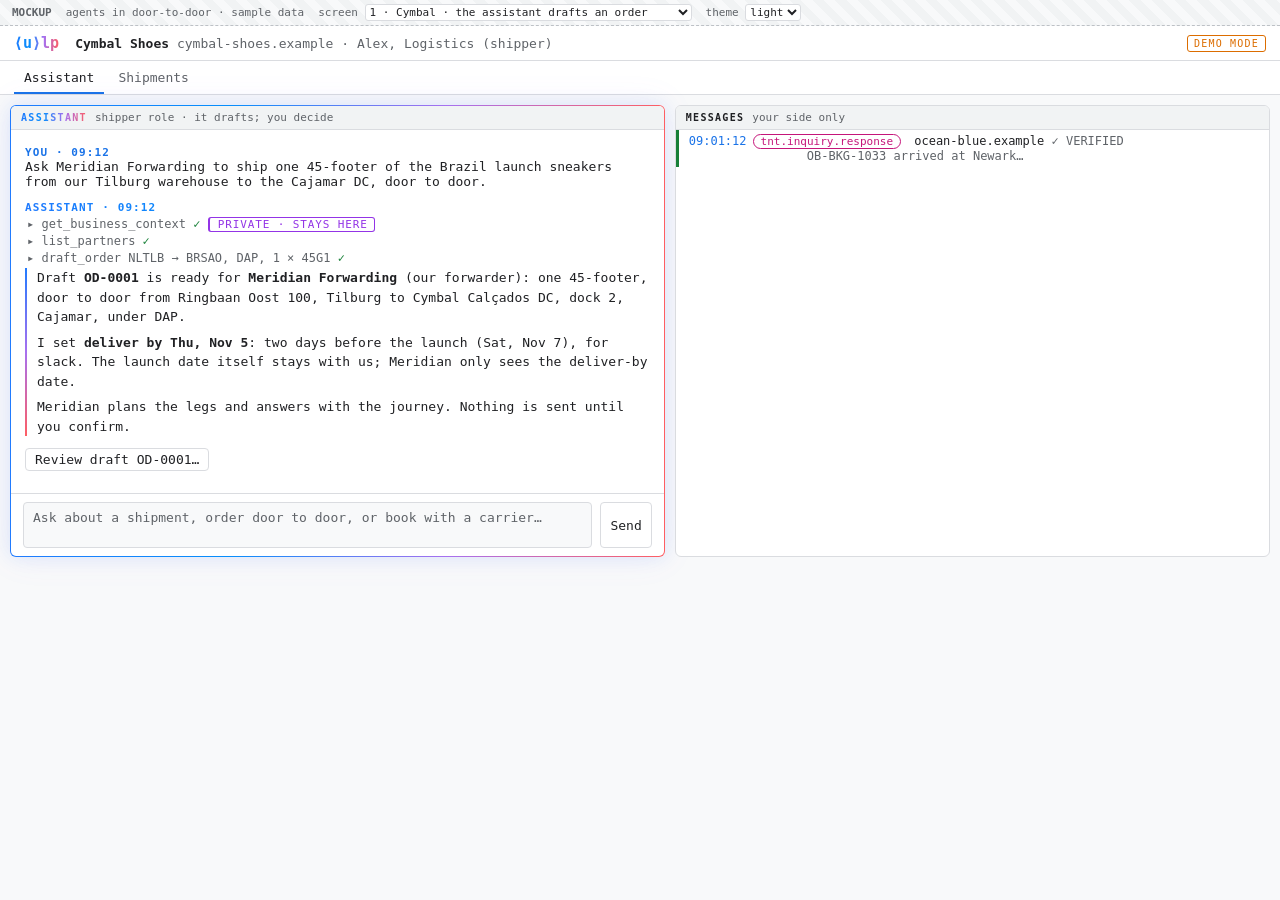
<file: docs/ui/agents-mockup.html>
<!DOCTYPE html>
<!--
Copyright 2026 Google LLC

Licensed under the Apache License, Version 2.0 (the "License");
you may not use this file except in compliance with the License.
You may obtain a copy of the License at

    http://www.apache.org/licenses/LICENSE-2.0

Unless required by applicable law or agreed to in writing, software
distributed under the License is distributed on an "AS IS" BASIS,
WITHOUT WARRANTIES OR CONDITIONS OF ANY KIND, either express or implied.
See the License for the specific language governing permissions and
limitations under the License.
-->
<!--
supercargo browser UI: agents in the door-to-door flow, a static mockup for
review. Sample data only; nothing here talks to a node.

  1. Cymbal · the assistant drafts a door-to-door order from a sentence
  2. Cymbal · the order draft's dialog: what Meridian gets, what stays home
  3. Meridian · the desk's assistant on a delay: the options, a draft to confirm
  4. Cymbal · "What can we do?" on the delay banner: the assistant, with the
     company's private context, suggests; a question to Meridian, previewed
-->
<html lang="en">
<head>
<meta charset="utf-8">
<meta name="viewport" content="width=device-width, initial-scale=1">
<title>supercargo · agents in door-to-door · mockup</title>
<style>
:root { --aurora-1: #217bfe; --aurora-2: #078efb; --aurora-3: #a770ef; --aurora-4: #ff5e62;
  --aurora: linear-gradient(90deg, var(--aurora-1), var(--aurora-2), var(--aurora-3), var(--aurora-4)); }
body[data-theme='grayscale-dark'] { --bg: #202124; --bg-surface: #1a1b1e; --bg-elevated: #2a2b2e; --border: #3c4043; --border-soft: #5f6368;
  --text: #e8eaed; --text-dim: #9aa0a6; --green: #81c995; --red: #f28b82; --yellow: #fdd663; --blue: #8ab4f8; --purple: #c58af9; --cyan: #78d9ec;
  --orange: #fcad70; --glow: 0 0 20px rgb(33 123 254 / 15%), 0 0 40px rgb(167 112 239 / 10%); }
body[data-theme='grayscale-light'] { --bg: #f8f9fa; --bg-surface: #fff; --bg-elevated: #f1f3f4; --border: #dadce0; --border-soft: #bdc1c6;
  --text: #202124; --text-dim: #5f6368; --green: #188038; --red: #d50000; --yellow: #dc6d00; --blue: #1a73e8; --purple: #9334e6; --cyan: #007b83;
  --orange: #c26401; --glow: 0 0 18px rgb(33 123 254 / 12%), 0 0 36px rgb(167 112 239 / 8%); }
* { box-sizing: border-box; }
body { margin: 0; min-height: 100vh; display: flex; flex-direction: column; font-family: 'SF Mono', 'Cascadia Code', 'Fira Code', Consolas, monospace;
  font-size: 13px; background: var(--bg); color: var(--text); }
button { font: inherit; color: inherit; background: none; border: 1px solid var(--border); border-radius: 4px; padding: 3px 9px; cursor: pointer; }
button.primary { border-color: var(--blue); color: var(--blue); }
.dim { color: var(--text-dim); }
.mockbar { display: flex; gap: 14px; align-items: center; padding: 4px 12px; font-size: 11px; color: var(--text-dim);
  background: repeating-linear-gradient(45deg, var(--bg-elevated) 0 8px, var(--bg) 8px 16px); border-bottom: 1px dashed var(--border-soft); }
.mockbar select { font: inherit; background: var(--bg-surface); color: var(--text); border: 1px solid var(--border); border-radius: 3px; }
header { display: flex; align-items: center; gap: 16px; padding: 8px 14px; background: var(--bg-surface); border-bottom: 1px solid var(--border); }
.wordmark { font-weight: 700; font-size: 15px; background: var(--aurora); -webkit-background-clip: text; background-clip: text; color: transparent; }
.who b { font-weight: 600; }
.spacer { flex: 1; }
.demo-badge { font-size: 10px; letter-spacing: .12em; padding: 2px 6px; border: 1px solid var(--yellow); color: var(--yellow); border-radius: 3px; }
nav.roles { display: flex; gap: 22px; padding: 0 14px; background: var(--bg-surface); border-bottom: 1px solid var(--border); }
.rolegroup { display: flex; align-items: center; gap: 4px; }
.rolegroup > .label { font-size: 10px; letter-spacing: .13em; text-transform: uppercase; color: var(--text-dim); margin-right: 6px; }
.tab { border: none; border-bottom: 2px solid transparent; border-radius: 0; padding: 9px 10px 7px; color: var(--text-dim); }
.tab.on { color: var(--text); border-bottom-color: var(--blue); }
main { flex: 1; display: grid; grid-template-columns: minmax(420px, 1.1fr) minmax(440px, 1fr); gap: 10px; padding: 10px; }
.panel { display: flex; flex-direction: column; background: var(--bg-surface); border: 1px solid var(--border); border-radius: 6px; overflow: hidden; }
.panel-bar { display: flex; align-items: center; gap: 8px; padding: 5px 10px; border-bottom: 1px solid var(--border); background: var(--bg-elevated); }
.panel-title { font-size: 10px; font-weight: 700; letter-spacing: .13em; text-transform: uppercase; }
.hint { color: var(--text-dim); font-size: 11px; }
.panel.ai { border: 1px solid transparent; box-shadow: var(--glow);
  background: linear-gradient(var(--bg-surface), var(--bg-surface)) padding-box, var(--aurora) border-box; }
.panel.ai .panel-title { background: var(--aurora); -webkit-background-clip: text; background-clip: text; color: transparent; }
.chat { padding: 4px 14px 10px; flex: 1; }
.turn { margin: 12px 0; }
.turn .who { font-size: 11px; letter-spacing: .1em; font-weight: 700; }
.turn.you .who { color: var(--blue); }
.turn.ai .who { background: var(--aurora); -webkit-background-clip: text; background-clip: text; color: transparent; }
.turn.ai .md { border-left: 2px solid; border-image: linear-gradient(180deg, var(--aurora-1), var(--aurora-3), var(--aurora-4)) 1; padding-left: 10px; line-height: 1.5; }
.md p { margin: 0 0 6px; }
.md ol, .md ul { margin: 2px 0 6px; padding-left: 20px; }
.md li { margin: 3px 0; }
.toolcall { color: var(--text-dim); font-size: 12px; margin: 3px 0 3px 2px; }
.toolcall .okk { color: var(--green); }
.draftlink { margin: 6px 6px 0 0; }
.composer { display: flex; gap: 8px; border-top: 1px solid var(--border); padding: 8px 12px; }
.composer textarea { flex: 1; resize: none; min-height: 38px; font: inherit; color: var(--text-dim); background: var(--bg); border: 1px solid var(--border); border-radius: 4px; padding: 7px 9px; }
.tag { white-space: nowrap; font-size: 10px; letter-spacing: .08em; padding: 0 6px; border-radius: 3px; border: 1px solid currentColor; }
.tag.ulp { color: var(--green); } .tag.edi { color: var(--yellow); } .tag.private { color: var(--purple); }
.private { font-size: 11px; color: var(--text-dim); border-left: 2px solid var(--purple); padding-left: 8px; margin: 6px 0; }
.msg { border-left: 3px solid var(--green); padding: 4px 10px; font-size: 12px; }
.msg + .msg { border-top: 1px solid var(--border); }
.msg .chip { display: inline-block; padding: 0 7px; border-radius: 10px; font-size: 11px; border: 1px solid currentColor; color: var(--purple); margin: 0 6px; }
.msg .chip.pink { color: #c5157a; } .msg .chip.alert { color: var(--orange); }
.msg .sum { color: var(--text-dim); padding-left: 118px; }
.ts { color: var(--blue); }
.banner { display: flex; gap: 12px; align-items: center; padding: 7px 14px; font-weight: 600; background: color-mix(in srgb, var(--orange) 22%, var(--bg-surface)); border-bottom: 2px solid var(--orange); }
.banner .imp { color: var(--orange); }
.banner button.ai { border: 1px solid transparent; background: linear-gradient(var(--bg-surface), var(--bg-surface)) padding-box, var(--aurora) border-box; font-weight: 600; }
.scrim { position: fixed; inset: 0; display: grid; place-items: center; background: color-mix(in srgb, var(--bg) 80%, transparent); }
.dialog { width: 680px; background: var(--bg-surface); border: 1px solid var(--blue); border-radius: 8px; padding: 16px 20px; box-shadow: 0 10px 50px rgb(0 0 0 / 40%); }
.dialog h2 { font-size: 13px; letter-spacing: .1em; text-transform: uppercase; margin: 0 0 10px; color: var(--blue); }
.row { display: grid; grid-template-columns: 120px 1fr; gap: 10px; padding: 3px 0; }
.row .k { color: var(--text-dim); }
.row.notsent .k, .row.notsent .v { color: var(--green); }
.row.sent .v b { color: var(--blue); font-weight: 600; }
.q { margin-top: 14px; font-weight: 700; }
.buttons { display: flex; gap: 8px; justify-content: flex-end; margin-top: 12px; }
.fine { color: var(--text-dim); font-size: 11px; margin-top: 8px; }
.card { margin: 8px 12px; border: 1px solid var(--border); border-radius: 6px; padding: 8px 10px; }
.card .top { display: flex; gap: 10px; align-items: center; }
.badge { white-space: nowrap; font-size: 11px; padding: 0 7px; border-radius: 10px; border: 1px solid currentColor; line-height: 18px; }
.badge.del { color: var(--orange); } .badge.prop { color: var(--orange); background: color-mix(in srgb, var(--orange) 14%, transparent); }
.option { border: 1px solid var(--border); border-radius: 6px; padding: 7px 10px; margin: 6px 0; }
.option.rec { border-color: var(--blue); }
.option .h { font-weight: 600; }
.option .h .tag { margin-left: 6px; }
.preview { border: 1px dashed var(--border-soft); border-radius: 4px; padding: 6px 8px; margin: 6px 0; font-size: 12px; }
[hidden] { display: none !important; }
</style>
</head>
<body data-theme="grayscale-light">
<div class="mockbar">
  <b>MOCKUP</b> agents in door-to-door · sample data
  <label>screen <select id="screen">
    <option value="s1">1 · Cymbal · the assistant drafts an order</option>
    <option value="s2">2 · Cymbal · the order draft's dialog</option>
    <option value="s3">3 · Meridian · the desk's assistant on a delay</option>
    <option value="s4">4 · Cymbal · "What can we do?" on the delay</option>
  </select></label>
  <label>theme <select id="theme"><option value="grayscale-light">light</option><option value="grayscale-dark">dark</option></select></label>
</div>

<!-- ═══ Cymbal: screens 1, 2 and 4 ═════════════════════════════════════ -->
<section id="cymbal">
  <header><span class="wordmark">⟨u⟩lp</span><span class="who"><b>Cymbal Shoes</b> <span class="dim">cymbal-shoes.example · Alex, Logistics (shipper)</span></span>
    <span class="spacer"></span><span class="demo-badge">DEMO MODE</span></header>
  <div class="banner" data-s="s4">⚠ DELAY · MF-0007 · ETA Thu, Nov 5 → Sun, Nov 8 <span class="imp">misses your deadline</span><span class="spacer"></span>
    <button class="ai">✦ What can we do?</button><button>view</button><button>×</button></div>
  <nav class="roles"><span class="rolegroup"><button class="tab on">Assistant</button><button class="tab">Shipments</button></span></nav>
  <main>
    <div class="panel ai">
      <div class="panel-bar"><span class="panel-title">Assistant</span><span class="hint">shipper role · it drafts; you decide</span></div>
      <!-- Screens 1–2: drafting the order. -->
      <div class="chat" data-s="s1 s2">
        <div class="turn you"><div class="who">YOU · 09:12</div>
          <div>Ask Meridian Forwarding to ship one 45-footer of the Brazil launch sneakers from our Tilburg warehouse to the Cajamar DC, door to door.</div></div>
        <div class="turn ai"><div class="who">ASSISTANT · 09:12</div>
          <div class="toolcall">▸ get_business_context <span class="okk">✓</span> <span class="tag private">PRIVATE · STAYS HERE</span></div>
          <div class="toolcall">▸ list_partners <span class="okk">✓</span></div>
          <div class="toolcall">▸ draft_order <span class="dim">NLTLB → BRSAO, DAP, 1 × 45G1</span> <span class="okk">✓</span></div>
          <div class="md"><p>Draft <b>OD-0001</b> is ready for <b>Meridian Forwarding</b> (our forwarder): one 45-footer, door to door from Ringbaan Oost 100, Tilburg to Cymbal Calçados DC, dock 2, Cajamar, under DAP.</p>
            <p>I set <b>deliver by Thu, Nov 5</b>: two days before the launch (Sat, Nov 7), for slack. The launch date itself stays with us; Meridian only sees the deliver-by date.</p>
            <p>Meridian plans the legs and answers with the journey. Nothing is sent until you confirm.</p></div>
          <button class="draftlink">Review draft OD-0001…</button></div>
      </div>
      <!-- Screen 4: what can we do? -->
      <div class="chat" data-s="s4" hidden>
        <div class="turn you"><div class="who">YOU · 14:03 · from the delay banner</div><div>What can we do about the delay on MF-0007?</div></div>
        <div class="turn ai"><div class="who">ASSISTANT · 14:03</div>
          <div class="toolcall">▸ get_events <span class="dim">MF-0007</span> <span class="okk">✓</span></div>
          <div class="toolcall">▸ draft_question <span class="dim">MF-0007</span> <span class="okk">✓</span></div>
          <div class="toolcall">▸ get_business_context <span class="dim">launch, Cajamar DC slots</span> <span class="okk">✓</span> <span class="tag private">PRIVATE · STAYS HERE</span></div>
          <div class="md"><p>MF-0007 is now due <b>Sun, Nov 8 02:00</b> (Meridian's alert, from Ocean Blue's signed alert: engine repair at Las Palmas). That's after the Brazil launch on <b>Sat, Nov 7</b>, which stays with us.</p>
            <p>What we could do:</p></div>
          <div class="option rec"><div class="h">1 · Ask Meridian whether it can be expedited <span class="tag ulp">A SIGNED QUESTION</span></div>
            <div class="dim">E.g. a faster truck from Santos, or collecting at once on discharge. The question I'd send:</div>
            <div class="preview">"The delivery of MF-0007 has moved to 2026-11-08 02:00:00Z. Can any part of the journey still ahead be expedited, and what is the earliest possible delivery?"</div>
            <div class="private">Not in the question: our launch date, our warehouse slots.</div>
            <button class="primary draftlink">Review draft QD-0001…</button></div>
          <div class="option"><div class="h">2 · Move the receiving slot at Cajamar DC</div>
            <div class="dim">Our slot is Nov 7, 08:00-12:00 (from our business context); move it to the new arrival. This is ours to change, nothing is sent.</div></div>
          <div class="option"><div class="h">3 · Launch with the stock already in Brazil</div>
            <div class="dim">Our notes: 1,200 pairs are already in the São Paulo store room, enough for a partial launch.</div></div>
          <div class="md"><p>I'd do 1 now and keep 2 ready: the draft's dialog sends exactly that question.</p></div></div>
      </div>
      <div class="composer"><textarea>Ask about a shipment, order door to door, or book with a carrier…</textarea><button>Send</button></div>
    </div>
    <div class="panel">
      <div class="panel-bar"><span class="panel-title">Messages</span><span class="hint">your side only</span></div>
      <div data-s="s1 s2"><div class="msg"><span class="ts">09:01:12</span><span class="chip pink">tnt.inquiry.response</span> ocean-blue.example <span class="dim">✓ VERIFIED</span><div class="sum">OB-BKG-1033 arrived at Newark…</div></div></div>
      <div data-s="s4" hidden>
        <div class="msg"><span class="ts">14:01:58</span><span class="chip alert">tnt.alert · HIGH</span> meridian-forwarding.example <span class="dim">✓ VERIFIED</span><div class="sum">delay: ETA Nov 4 → Nov 7 · Leg 2 (Ocean Blue) is delayed…</div></div>
        <div class="msg"><span class="ts">14:01:44</span><span class="chip" style="color:var(--cyan)">tnt.event</span> meridian-forwarding.example <span class="dim">✓ VERIFIED</span><div class="sum">TRANSPORT ARRI EST · BRSSZ · ✓ from EV-000005</div></div>
      </div>
    </div>
  </main>
  <!-- Screen 2: the order draft's dialog. -->
  <div class="scrim" data-s="s2" hidden>
    <div class="dialog">
      <h2>Order draft OD-0001</h2>
      <div class="row"><span class="k">Forwarder:</span><span class="v">meridian-forwarding.example <span class="dim"></span></span></div>
      <div class="row"><span class="k">Incoterms:</span><span class="v">DAP 2020 · Cymbal Calçados DC, Cajamar</span></div>
      <div class="row"><span class="k">Shipper:</span><span class="v">Cymbal Shoes B.V. · EORI NL123456789</span></div>
      <div class="row"><span class="k">Consignee:</span><span class="v">Cymbal Calçados Ltda · CNPJ 12.345.678/0001-90</span></div>
      <div class="row"><span class="k">From (door):</span><span class="v">Ringbaan Oost 100, 5013 CD Tilburg, NL · ready from Mon, Oct 12</span></div>
      <div class="row"><span class="k">To (door):</span><span class="v">Cymbal Calçados DC, dock 2 · Rodovia Anhanguera km 33, Cajamar SP, BR</span></div>
      <div class="row sent"><span class="k">Deliver by:</span><span class="v"><b>Thu, Nov 5, 12:00 UTC</b> <span class="dim">(sent: Meridian plans to it)</span></span></div>
      <div class="row"><span class="k">Goods:</span><span class="v">1 × 45G1, 12,000 kg · Footwear (sneakers) · HS 6404</span></div>
      <div class="row"><span class="k">Reference:</span><span class="v">CY-PO-55120</span></div>
      <div class="row"><span class="k">Updates:</span><span class="v">tnt.event, tnt.alert → https://cymbal-shoes.example/ulp</span></div>
      <div class="row notsent"><span class="k">Not sent:</span><span class="v">your deadline, Sat, Nov 7: the Brazil launch (it stays with us)</span></div>
      <div class="row notsent"><span class="k">Not sent:</span><span class="v">your receiving slot, Nov 7 08:00-12:00, Brazil launch stock (it stays with us)</span></div>
      <div class="q">Send this order? It is signed by your node and sent to meridian-forwarding.example.</div>
      <div class="fine">Discard this draft</div>
      <div class="buttons"><button>Cancel</button><button class="primary">Send order</button></div>
    </div>
  </div>
</section>

<!-- ═══ Meridian: screen 3 ════════════════════════════════════════════ -->
<section id="meridian" hidden>
  <header><span class="wordmark">⟨u⟩lp</span><span class="who"><b>Meridian Forwarding</b> <span class="dim">meridian-forwarding.example · Mia, Forwarding desk (operator + shipper)</span></span>
    <span class="spacer"></span><span class="demo-badge">DEMO MODE</span></header>
  <nav class="roles"><span class="rolegroup"><span class="label">as forwarder</span><button class="tab">Orders</button><button class="tab">Bookings</button><button class="tab on">Assistant</button></span>
    <span class="rolegroup"><span class="label">as shipper</span><button class="tab">Assistant</button><button class="tab">Shipments</button></span></nav>
  <main>
    <div class="panel ai">
      <div class="panel-bar"><span class="panel-title">Assistant</span><span class="hint">forwarder's desk · it drafts; you decide</span></div>
      <div class="chat">
        <div class="turn you"><div class="who">YOU · 14:05</div><div>What should we do about MF-0007?</div></div>
        <div class="turn ai"><div class="who">ASSISTANT · 14:05</div>
          <div class="toolcall">▸ get_order <span class="dim">MF-0007</span> <span class="okk">✓</span></div>
          <div class="toolcall">▸ draft_proposal <span class="dim">MF-0007, MF-PR-000008</span> <span class="okk">✓</span></div>
          <div class="md"><p><b>Ocean Blue's ship is 72 h late</b> (its signed alert AL-000006: engine repair at Las Palmas); it now reaches Santos Wed, Nov 4 14:00. Serra's truck is booked to collect Mon, Nov 2: before the container is there.</p>
            <p>Cymbal already has our delay alert (MF-AL-000010): delivery Sat, Nov 7, still well before the order's date (Mon, Dec 14).</p></div>
          <div class="option rec"><div class="h">1 · Re-time Serra's truck <span class="tag ulp">PROPOSAL MF-PR-000008</span></div>
            <div class="dim">Collect Thu, Nov 5 20:00 (30 h after the ship, for discharge and release), deliver Sat, Nov 7 02:00. Serra keeps the leg; no new partner.</div>
            <button class="primary draftlink">Review draft PD-0001…</button></div>
          <div class="option"><div class="h">2 · Leave leg 3 as booked</div>
            <div class="dim">The truck would arrive before the cargo is there. Changing carrier means a second booking: ULP can't cancel a leg yet.</div></div>
          <div class="md"><p>I'd confirm 1. If Cymbal asks, the delay is Ocean Blue's signed alert; Polder's leg was unaffected (its statuses are EDI, unsigned, all on time).</p></div></div>
      </div>
      <div class="composer"><textarea>Ask about orders, legs and proposals…</textarea><button>Send</button></div>
    </div>
    <div class="panel">
      <div class="panel-bar"><span class="panel-title">Order MF-0007</span><span class="hint">from the Orders tab</span></div>
      <div class="card"><div class="top"><b>MF-0007</b><span class="dim">cymbal-shoes.example</span><span class="spacer"></span><span class="badge prop">1 proposal</span><span class="badge" style="color:var(--cyan)">in transit</span></div>
        <div>NLTLB Tilburg → BRSAO São Paulo · delivery Sat, Nov 7</div>
        <div class="dim">leg 1 ROAD Polder Haulage <span class="tag edi">EDI</span> done · leg 2 SEA Ocean Blue <span class="tag ulp">ULP</span> +72 h · leg 3 ROAD Serra Transportes <span class="tag ulp">ULP</span> to re-time</div></div>
      <div class="fine" style="margin:8px 12px">The assistant reads the order through the same API as this tab (get_order) and can open a proposal's dialog; only the dialog sends.</div>
    </div>
  </main>
</section>

<script>
const screen = document.getElementById('screen');
function show() {
  const s = screen.value;
  document.getElementById('meridian').hidden = s !== 's3';
  document.getElementById('cymbal').hidden = s === 's3';
  for (const el of document.querySelectorAll('[data-s]')) el.hidden = !el.dataset.s.split(' ').includes(s);
}
screen.addEventListener('change', show);
document.getElementById('theme').addEventListener('change', (e) => { document.body.dataset.theme = e.target.value; });
show();
</script>
</body>
</html>
</file>
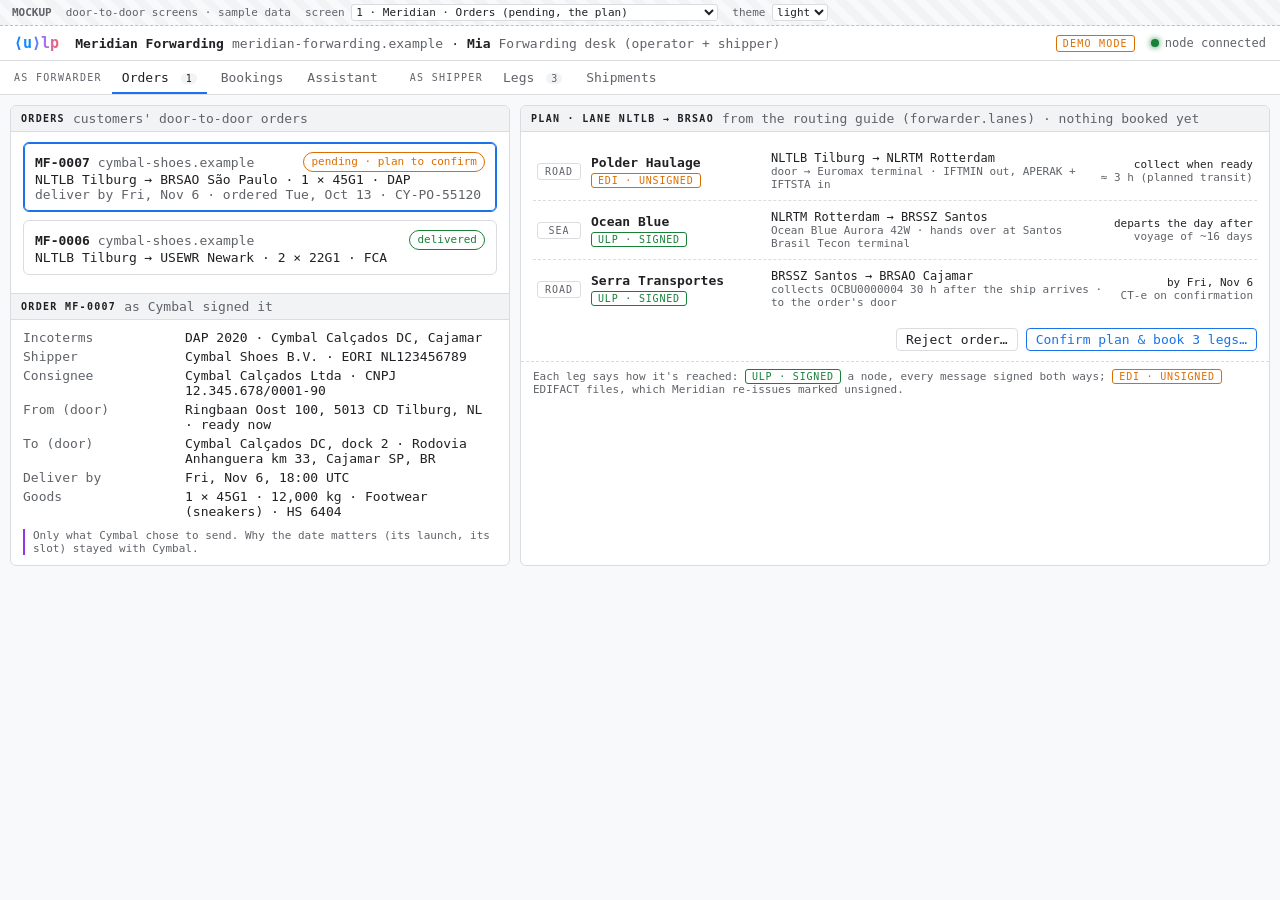
<file: docs/ui/door-to-door-mockup.html>
<!DOCTYPE html>
<!--
Copyright 2026 Google LLC

Licensed under the Apache License, Version 2.0 (the "License");
you may not use this file except in compliance with the License.
You may obtain a copy of the License at

    http://www.apache.org/licenses/LICENSE-2.0

Unless required by applicable law or agreed to in writing, software
distributed under the License is distributed on an "AS IS" BASIS,
WITHOUT WARRANTIES OR CONDITIONS OF ANY KIND, either express or implied.
See the License for the specific language governing permissions and
limitations under the License.
-->
<!--
supercargo browser UI: the door-to-door screens, a static mockup for review
(docs/proposals/door-to-door-forwarder.md, phase 1, step 7). Sample data
only; nothing here talks to a node. Pick a screen and a theme at the top.

  1. Meridian · Orders: an order, its plan on the lane, "Confirm plan…"
  2. Meridian · Confirm: exactly what each carrier will be sent
  3. Meridian · Booked: the legs, and a delay's proposal waiting for Mia
  4. Cymbal · Journey: the multi-leg strip, events signed or unsigned
-->
<html lang="en">
<head>
<meta charset="utf-8">
<meta name="viewport" content="width=device-width, initial-scale=1">
<title>supercargo · door-to-door UI mockup</title>
<style>
:root {
  --aurora-1: #217bfe; --aurora-2: #078efb; --aurora-3: #a770ef; --aurora-4: #ff5e62;
  --aurora: linear-gradient(90deg, var(--aurora-1), var(--aurora-2), var(--aurora-3), var(--aurora-4));
}
body[data-theme='grayscale-dark'] {
  --bg: #202124; --bg-surface: #1a1b1e; --bg-elevated: #2a2b2e;
  --border: #3c4043; --border-soft: #5f6368; --text: #e8eaed; --text-dim: #9aa0a6;
  --green: #81c995; --red: #f28b82; --yellow: #fdd663; --blue: #8ab4f8;
  --purple: #c58af9; --cyan: #78d9ec; --orange: #fcad70; --pink: #ff8bcb;
  --scan: rgb(255 255 255 / 1.8%);
  --glow: 0 0 20px rgb(33 123 254 / 15%), 0 0 40px rgb(167 112 239 / 10%);
}
body[data-theme='grayscale-light'] {
  --bg: #f8f9fa; --bg-surface: #fff; --bg-elevated: #f1f3f4;
  --border: #dadce0; --border-soft: #bdc1c6; --text: #202124; --text-dim: #5f6368;
  --green: #188038; --red: #d50000; --yellow: #dc6d00; --blue: #1a73e8;
  --purple: #9334e6; --cyan: #007b83; --orange: #c26401; --pink: #c5157a;
  --scan: transparent;
  --glow: 0 0 18px rgb(33 123 254 / 12%), 0 0 36px rgb(167 112 239 / 8%);
}
* { box-sizing: border-box; }
body {
  margin: 0; min-height: 100vh; display: flex; flex-direction: column;
  font-family: 'SF Mono', 'Cascadia Code', 'Fira Code', Consolas, monospace; font-size: 13px;
  background: var(--bg); color: var(--text);
}
button { font: inherit; color: inherit; background: none; border: 1px solid var(--border); border-radius: 4px; padding: 3px 9px; cursor: pointer; }
button:hover { border-color: var(--border-soft); }
button.primary { border-color: var(--blue); color: var(--blue); }
button.primary:hover { background: color-mix(in srgb, var(--blue) 12%, transparent); }
.dim { color: var(--text-dim); }
.mockbar {
  display: flex; gap: 14px; align-items: center; padding: 4px 12px; font-size: 11px;
  background: repeating-linear-gradient(45deg, var(--bg-elevated) 0 8px, var(--bg) 8px 16px);
  border-bottom: 1px dashed var(--border-soft); color: var(--text-dim);
}
.mockbar select { font: inherit; background: var(--bg-surface); color: var(--text); border: 1px solid var(--border); border-radius: 3px; }

header { display: flex; align-items: center; gap: 16px; padding: 8px 14px; background: var(--bg-surface); border-bottom: 1px solid var(--border); }
.wordmark { font-weight: 700; font-size: 15px; background: var(--aurora); -webkit-background-clip: text; background-clip: text; color: transparent; }
.who { display: flex; gap: 8px; align-items: baseline; }
.who b { font-weight: 600; }
.spacer { flex: 1; }
.status { display: flex; gap: 6px; align-items: center; color: var(--text-dim); font-size: 12px; }
.dot { width: 8px; height: 8px; border-radius: 50%; background: var(--green); box-shadow: 0 0 6px var(--green); }
.demo-badge { font-size: 10px; letter-spacing: .12em; padding: 2px 6px; border: 1px solid var(--yellow); color: var(--yellow); border-radius: 3px; }
nav.roles { display: flex; gap: 22px; padding: 0 14px; background: var(--bg-surface); border-bottom: 1px solid var(--border); }
.rolegroup { display: flex; align-items: center; gap: 4px; }
.rolegroup > .label { font-size: 10px; letter-spacing: .13em; text-transform: uppercase; color: var(--text-dim); margin-right: 6px; }
.tab { border: none; border-bottom: 2px solid transparent; border-radius: 0; padding: 9px 10px 7px; color: var(--text-dim); }
.tab.on { color: var(--text); border-bottom-color: var(--blue); }
.tab .n { font-size: 10px; padding: 0 5px; border-radius: 8px; background: var(--bg-elevated); margin-left: 4px; }
.tab .n.hot { background: var(--orange); color: var(--bg); }

main { flex: 1; display: grid; grid-template-columns: minmax(380px, 1fr) minmax(520px, 1.5fr); gap: 10px; padding: 10px; }
.panel { display: flex; flex-direction: column; background: var(--bg-surface); border: 1px solid var(--border); border-radius: 6px; overflow: hidden; position: relative; }
.panel::after { content: ''; position: absolute; inset: 0; pointer-events: none; background: repeating-linear-gradient(0deg, var(--scan) 0 1px, transparent 1px 3px); }
.panel-bar { display: flex; align-items: center; gap: 8px; padding: 5px 10px; border-bottom: 1px solid var(--border); background: var(--bg-elevated); }
.panel-title { font-size: 10px; font-weight: 700; letter-spacing: .13em; text-transform: uppercase; }
.panel-body { padding: 10px 12px; }
.panel-body + .panel-bar { border-top: 1px solid var(--border); }

/* Order list (left). */
.order { border: 1px solid var(--border); border-radius: 6px; padding: 9px 11px; margin-bottom: 8px; cursor: pointer; }
.order.on { border-color: var(--blue); box-shadow: 0 0 0 1px var(--blue) inset; }
.order .top { display: flex; gap: 8px; align-items: center; }
.order .top .badge + .badge { margin-left: 0; }
.order .top .badge { margin-left: auto; }
.badge { white-space: nowrap; font-size: 11px; padding: 0 7px; border-radius: 10px; border: 1px solid currentColor; line-height: 18px; }
.badge.pending { color: var(--yellow); }
.badge.confirmed { color: var(--green); }
.badge.transit { color: var(--cyan); }
.badge.delayed { color: var(--orange); }
.badge.waiting { color: var(--orange); background: color-mix(in srgb, var(--orange) 14%, transparent); }

/* Order facts. */
dl.facts { display: grid; grid-template-columns: 150px 1fr; gap: 4px 12px; margin: 0; }
dl.facts dt { color: var(--text-dim); }
dl.facts dd { margin: 0; }
.private { font-size: 11px; color: var(--text-dim); border-left: 2px solid var(--purple); padding-left: 8px; margin-top: 10px; }

/* The plan: one row per leg. */
.plan { display: flex; flex-direction: column; gap: 0; }
.leg { display: grid; grid-template-columns: 44px 170px 1fr auto; gap: 10px; align-items: center; padding: 9px 4px; border-bottom: 1px dashed var(--border); }
.leg:last-child { border-bottom: none; }
.mode { font-size: 10px; letter-spacing: .1em; color: var(--text-dim); text-align: center; border: 1px solid var(--border); border-radius: 3px; padding: 2px 0; }
.leg .carrier b { font-weight: 600; }
.leg .carrier .tag { display: inline-block; margin-top: 3px; }
.leg .route { font-size: 12px; }
.leg .route .hand { color: var(--text-dim); font-size: 11px; display: block; }
.tag { white-space: nowrap; font-size: 10px; letter-spacing: .08em; padding: 1px 6px; border-radius: 3px; border: 1px solid currentColor; }
.tag.ulp { color: var(--green); }
.tag.edi { color: var(--yellow); }
.legstate { font-size: 11px; text-align: right; }
.legstate .ref { color: var(--blue); }
.legstate .doc { color: var(--text-dim); display: block; }
.actions { display: flex; gap: 8px; justify-content: flex-end; padding-top: 10px; }

/* Proposals. */
.proposal { border: 1px solid var(--orange); border-radius: 6px; padding: 10px 12px; background: color-mix(in srgb, var(--orange) 7%, transparent); }
.proposal h4 { margin: 0 0 6px; font-size: 12px; color: var(--orange); letter-spacing: .06em; text-transform: uppercase; }
.diff { display: grid; grid-template-columns: 110px 1fr 18px 1fr; gap: 3px 8px; margin: 8px 0; font-size: 12px; }
.diff .was { color: var(--text-dim); text-decoration: line-through; }
.diff .now { color: var(--orange); font-weight: 600; }

/* Confirm dialog. */
.scrim { position: fixed; inset: 0; background: rgb(0 0 0 / 45%); display: flex; align-items: center; justify-content: center; }
.dialog { width: 760px; background: var(--bg-surface); border: 1px solid var(--blue); border-radius: 8px; padding: 18px 20px; box-shadow: 0 10px 40px rgb(0 0 0 / 40%); }
.dialog h3 { margin: 0 0 4px; font-size: 13px; letter-spacing: .1em; color: var(--blue); text-transform: uppercase; }
.send { border: 1px solid var(--border); border-radius: 6px; margin: 10px 0; }
.send .head { display: flex; gap: 10px; align-items: center; padding: 6px 10px; background: var(--bg-elevated); border-bottom: 1px solid var(--border); font-size: 12px; }
.send pre { margin: 0; padding: 8px 10px; font: inherit; font-size: 11.5px; white-space: pre-wrap; color: var(--text-dim); }
.send .head .tag { margin-left: auto; }

/* The journey strip (Cymbal). */
.journey { padding: 18px 16px 6px; }
.stops { display: grid; grid-template-columns: repeat(4, 1fr); position: relative; }
.stop { text-align: center; position: relative; z-index: 1; }
.stop .pin { width: 14px; height: 14px; border-radius: 50%; border: 2px solid var(--green); background: var(--bg-surface); margin: 0 auto 6px; }
.stop.done .pin { background: var(--green); }
.stop.next .pin { border-color: var(--text-dim); }
.stop .name { font-weight: 600; }
.stop .when { font-size: 11px; color: var(--text-dim); }
.stop .when s { color: var(--text-dim); }
.stop .when b { color: var(--orange); font-weight: 600; }
.rails { position: absolute; top: 6px; left: 12.5%; right: 12.5%; display: grid; grid-template-columns: repeat(3, 1fr); }
.rail { height: 3px; position: relative; }
.rail.done { background: var(--green); }
.rail.live { background: linear-gradient(90deg, var(--green) 0 58%, var(--border) 58% 100%); }
.rail.next { background: repeating-linear-gradient(90deg, var(--border) 0 6px, transparent 6px 10px); }
.rail .lbl { position: absolute; top: 10px; left: 0; right: 0; text-align: center; font-size: 11px; color: var(--text-dim); }
.rail .lbl b { color: var(--text); font-weight: 500; }
.rail .boat { position: absolute; top: -7px; left: 58%; transform: translateX(-50%); font-size: 12px; color: var(--cyan); }
.legend { display: flex; gap: 16px; font-size: 11px; color: var(--text-dim); padding: 30px 16px 10px; }

/* Events with their provenance. */
.ev { display: grid; grid-template-columns: 120px 1fr auto; gap: 10px; padding: 6px 12px; border-left: 3px solid var(--green); }
.ev.unsigned { border-left-color: var(--yellow); }
.ev.alert { border-left-color: var(--orange); }
.ev + .ev { border-top: 1px solid var(--border); }
.ev .t { color: var(--blue); font-size: 12px; }
.ev .what b { font-weight: 600; }
.ev .what .leg-of { color: var(--text-dim); font-size: 11px; display: block; }
.prov { font-size: 11px; text-align: right; white-space: nowrap; }
.prov.signed { color: var(--green); }
.prov.unsigned { color: var(--yellow); }
.prov .src { display: block; color: var(--text-dim); }
.banner { display: flex; gap: 12px; align-items: center; padding: 6px 14px; background: color-mix(in srgb, var(--orange) 15%, var(--bg-surface)); border-bottom: 1px solid var(--orange); }
.banner b { color: var(--orange); }
.note { font-size: 11px; color: var(--text-dim); padding: 8px 12px; border-top: 1px dashed var(--border); }
[hidden] { display: none !important; }
</style>
</head>
<body data-theme="grayscale-light">
<div class="mockbar">
  <b>MOCKUP</b> door-to-door screens · sample data
  <label>screen <select id="screen">
    <option value="orders">1 · Meridian · Orders (pending, the plan)</option>
    <option value="confirm">2 · Meridian · Confirm plan (what each carrier gets)</option>
    <option value="booked">3 · Meridian · Booked, with a proposal</option>
    <option value="journey">4 · Cymbal · Journey (signed / unsigned)</option>
  </select></label>
  <label>theme <select id="theme"><option value="grayscale-light">light</option><option value="grayscale-dark">dark</option></select></label>
</div>

<!-- ═══ Meridian (screens 1-3) ═══════════════════════════════════════ -->
<section id="meridian">
  <header>
    <span class="wordmark">⟨u⟩lp</span>
    <span class="who"><b>Meridian Forwarding</b><span class="dim">meridian-forwarding.example</span> · <b>Mia</b><span class="dim">Forwarding desk (operator + shipper)</span></span>
    <span class="spacer"></span><span class="demo-badge">DEMO MODE</span>
    <span class="status"><span class="dot"></span>node connected</span>
  </header>
  <nav class="roles">
    <span class="rolegroup"><span class="label">as forwarder</span>
      <button class="tab on">Orders <span class="n" id="orders-n">1</span></button>
      <button class="tab">Bookings</button><button class="tab">Assistant</button></span>
    <span class="rolegroup"><span class="label">as shipper</span>
      <button class="tab">Legs <span class="n">3</span></button><button class="tab">Shipments</button></span>
  </nav>
  <main>
    <div class="panel">
      <div class="panel-bar"><span class="panel-title">Orders</span><span class="dim">customers' door-to-door orders</span></div>
      <div class="panel-body">
        <div class="order on">
          <div class="top"><b>MF-0007</b><span class="dim">cymbal-shoes.example</span>
            <span class="badge pending" data-s="orders confirm">pending · plan to confirm</span>
            <span class="badge transit" data-s="booked" hidden>in transit</span>
            <span class="badge waiting" data-s="booked" hidden>1 proposal</span></div>
          <div>NLTLB Tilburg → BRSAO São Paulo · 1 × 45G1 · DAP</div>
          <div class="dim">deliver by Fri, Nov 6 · ordered Tue, Oct 13 · CY-PO-55120</div>
        </div>
        <div class="order"><div class="top"><b>MF-0006</b><span class="dim">cymbal-shoes.example</span><span class="badge confirmed">delivered</span></div>
          <div>NLTLB Tilburg → USEWR Newark · 2 × 22G1 · FCA</div></div>
      </div>
      <div class="panel-bar"><span class="panel-title">Order MF-0007</span><span class="dim">as Cymbal signed it</span></div>
      <div class="panel-body">
        <dl class="facts">
          <dt>Incoterms</dt><dd>DAP 2020 · Cymbal Calçados DC, Cajamar</dd>
          <dt>Shipper</dt><dd>Cymbal Shoes B.V. · EORI NL123456789</dd>
          <dt>Consignee</dt><dd>Cymbal Calçados Ltda · CNPJ 12.345.678/0001-90</dd>
          <dt>From (door)</dt><dd>Ringbaan Oost 100, 5013 CD Tilburg, NL · ready now</dd>
          <dt>To (door)</dt><dd>Cymbal Calçados DC, dock 2 · Rodovia Anhanguera km 33, Cajamar SP, BR</dd>
          <dt>Deliver by</dt><dd>Fri, Nov 6, 18:00 UTC</dd>
          <dt>Goods</dt><dd>1 × 45G1 · 12,000 kg · Footwear (sneakers) · HS 6404</dd>
        </dl>
        <div class="private">Only what Cymbal chose to send. Why the date matters (its launch, its slot) stayed with Cymbal.</div>
      </div>
    </div>

    <div class="panel">
      <div class="panel-bar"><span class="panel-title" data-s="orders confirm">Plan · lane NLTLB → BRSAO</span>
        <span class="panel-title" data-s="booked" hidden>Journey · MF-0007</span>
        <span class="dim" data-s="orders confirm">from the routing guide (forwarder.lanes) · nothing booked yet</span>
        <span class="dim" data-s="booked" hidden>three legs booked · Cymbal has the journey</span></div>
      <div class="panel-body">
        <div class="plan">
          <div class="leg"><span class="mode">ROAD</span><span class="carrier"><b>Polder Haulage</b><br><span class="tag edi">EDI · UNSIGNED</span></span>
            <span class="route">NLTLB Tilburg → NLRTM Rotterdam<span class="hand">door → Euromax terminal · IFTMIN out, APERAK + IFTSTA in</span></span>
            <span class="legstate" data-s="orders confirm">collect when ready<span class="doc">≈ 3 h (planned transit)</span></span>
            <span class="legstate" data-s="booked" hidden>✓ <span class="ref">MF-0007-L1</span> · delivered<span class="doc">e-CMR ECMR-NL-2026-004471</span></span></div>
          <div class="leg"><span class="mode">SEA</span><span class="carrier"><b>Ocean Blue</b><br><span class="tag ulp">ULP · SIGNED</span></span>
            <span class="route">NLRTM Rotterdam → BRSSZ Santos<span class="hand">Ocean Blue Aurora 42W · hands over at Santos Brasil Tecon terminal</span></span>
            <span class="legstate" data-s="orders confirm">departs the day after<span class="doc">voyage of ~16 days</span></span>
            <span class="legstate" data-s="booked" hidden>✓ <span class="ref">OB-BKG-1042</span> · at sea<span class="doc">eBL OB-TD-1042 · OCBU0000004 · <b style="color:var(--orange)">+72 h</b></span></span></div>
          <div class="leg"><span class="mode">ROAD</span><span class="carrier"><b>Serra Transportes</b><br><span class="tag ulp">ULP · SIGNED</span></span>
            <span class="route">BRSSZ Santos → BRSAO Cajamar<span class="hand">collects OCBU0000004 30 h after the ship arrives · to the order's door</span></span>
            <span class="legstate" data-s="orders confirm">by Fri, Nov 6<span class="doc">CT-e on confirmation</span></span>
            <span class="legstate" data-s="booked" hidden>✓ <span class="ref">SR-BKG-0913</span> · booked<span class="doc">CT-e 3526…0486</span></span></div>
        </div>
        <div class="actions" data-s="orders confirm">
          <button>Reject order…</button>
          <button class="primary">Confirm plan &amp; book 3 legs…</button>
        </div>
      </div>

      <div data-s="booked" hidden>
        <div class="panel-bar"><span class="panel-title">Proposals</span><span class="dim">what a leg's delay calls for · nothing is sent until you confirm</span></div>
        <div class="panel-body">
          <div class="proposal">
            <h4>Re-time leg 3 · Serra Transportes</h4>
            <div>Leg 2 (Ocean Blue) arrives 72 h late: <span class="dim">signed alert AL-000006, "Engine repair at Las Palmas."</span></div>
            <div class="diff">
              <span class="dim">collect from</span><span class="was">Sun, Nov 1 20:00</span><span>→</span><span class="now">Wed, Nov 4 20:00</span>
              <span class="dim">deliver</span><span class="was">Tue, Nov 3 02:00</span><span>→</span><span class="now">Fri, Nov 6 02:00</span>
              <span class="dim">order's date</span><span>Fri, Nov 6 18:00</span><span></span><span style="color:var(--green)">still met</span>
            </div>
            <div class="dim">Sends Serra a signed <b>road.booking.amendment</b>. Cymbal already has Meridian's delay alert (MF-AL-000010).</div>
            <div class="actions"><button>Dismiss</button><button class="primary">Confirm · send amendment to Serra</button></div>
          </div>
        </div>
      </div>
      <div class="note" data-s="orders confirm">Each leg says how it's reached: <span class="tag ulp">ULP · SIGNED</span> a node, every message signed both ways; <span class="tag edi">EDI · UNSIGNED</span> EDIFACT files, which Meridian re-issues marked unsigned.</div>
    </div>
  </main>

  <!-- Screen 2: the confirmation dialog. -->
  <div class="scrim" data-s="confirm" hidden>
    <div class="dialog">
      <h3>Confirm plan · MF-0007</h3>
      <div class="dim">Booking sends these, in order. Each carrier sees only its leg. Then Cymbal gets the journey.</div>
      <div class="send"><div class="head"><b>1 · Polder Haulage</b> <span class="dim">polder-haulage.example · file drop</span><span class="tag edi">EDIFACT IFTMIN · UNSIGNED</span></div>
        <pre>MF-0007-L1 · collect Ringbaan Oost 100, Tilburg, from Tue Oct 13 22:45 · deliver Euromax terminal, Rotterdam
1 × 45G1 12,000 kg · Footwear (sneakers) · your ref CY-PO-55120 · waits for APERAK</pre></div>
      <div class="send"><div class="head"><b>2 · Ocean Blue</b> <span class="dim">ocean-blue.example</span><span class="tag ulp">ocean.booking.request · SIGNED mf-1</span></div>
        <pre>MF-0007-L2 · NLRTM → BRSSZ · from Wed Oct 14 · 1 × 45G1 · shipper Meridian Forwarding · events to meridian-forwarding.example</pre></div>
      <div class="send"><div class="head"><b>3 · Serra Transportes</b> <span class="dim">serra-transportes.example</span><span class="tag ulp">road.booking.request · SIGNED mf-1</span></div>
        <pre>MF-0007-L3 · collect the ship's container at Santos Brasil Tecon terminal, 30 h after arrival
deliver Cymbal Calçados DC, dock 2, Cajamar SP by Fri Nov 6 18:00 · consignee Cymbal Calçados Ltda</pre></div>
      <div class="private">Not sent to any carrier: Cymbal's identity beyond the consignee's name, other legs, or prices.</div>
      <div class="actions"><button>Cancel</button><button class="primary">Book the 3 legs</button></div>
    </div>
  </div>
</section>

<!-- ═══ Cymbal (screen 4) ════════════════════════════════════════════ -->
<section id="cymbal" hidden>
  <header>
    <span class="wordmark">⟨u⟩lp</span>
    <span class="who"><b>Cymbal Shoes</b><span class="dim">cymbal-shoes.example</span> · <b>Alex</b><span class="dim">Logistics (shipper)</span></span>
    <span class="spacer"></span><span class="demo-badge">DEMO MODE</span>
    <span class="status"><span class="dot"></span>node connected</span>
  </header>
  <div class="banner">⚠ <b>DELAY · MF-0007</b> delivery Tue, Nov 3 → Fri, Nov 6 · <b>misses your Brazil launch (Nov 4)</b><span class="spacer"></span><button>view</button></div>
  <nav class="roles"><span class="rolegroup"><button class="tab">Assistant</button><button class="tab on">Shipments</button></span></nav>
  <main>
    <div class="panel" style="grid-column: 1 / span 2">
      <div class="panel-bar"><span class="panel-title">MF-0007 · door to door with Meridian Forwarding</span>
        <span class="dim">Tilburg → São Paulo (Cajamar) · 1 × 45G1 · DAP</span><span class="spacer"></span><span class="badge delayed">delayed 72 h</span></div>
      <div class="journey">
        <div class="stops">
          <div class="rails">
            <div class="rail done"><div class="lbl"><b>Polder Haulage</b> · <span style="color:var(--yellow)">EDI</span></div></div>
            <div class="rail live"><span class="boat">▶</span><div class="lbl"><b>Ocean Blue</b> · Aurora 42W</div></div>
            <div class="rail next"><div class="lbl"><b>Serra Transportes</b></div></div>
          </div>
          <div class="stop done"><div class="pin"></div><div class="name">Tilburg</div><div class="when">picked up Tue, Oct 13</div></div>
          <div class="stop done"><div class="pin"></div><div class="name">Rotterdam</div><div class="when">departed Thu, Oct 15</div></div>
          <div class="stop next"><div class="pin"></div><div class="name">Santos</div><div class="when"><s>Sat, Oct 31</s> <b>Tue, Nov 3</b></div></div>
          <div class="stop next"><div class="pin"></div><div class="name">Cajamar (DC dock 2)</div><div class="when"><s>Tue, Nov 3</s> <b>Fri, Nov 6</b></div></div>
        </div>
      </div>
      <div class="legend"><span>━ done</span><span>┅ planned</span><span><span style="color:var(--green)">✓ signed</span>: a carrier's signed event, re-issued by Meridian</span><span><span style="color:var(--yellow)">◇ unsigned</span>: from an EDI file, Meridian's word</span></div>
    </div>

    <div class="panel" style="grid-column: 1 / span 2">
      <div class="panel-bar"><span class="panel-title">Events · from meridian-forwarding.example</span><span class="dim">each signed by Meridian (mf-1) · and each says where it came from</span></div>
      <div>
        <div class="ev alert"><span class="t">Tue, Nov 3 14:00</span><span class="what"><b>Delay · delivery moves by 72 h</b> · leg 3 to be re-timed<span class="leg-of">Meridian's alert, in its words · from Ocean Blue's signed alert AL-000006</span></span>
          <span class="prov signed">✓ signed source<span class="src">Ocean Blue · AL-000006</span></span></div>
        <div class="ev"><span class="t">Thu, Oct 15 18:00</span><span class="what"><b>Departed Rotterdam</b> on Ocean Blue Aurora 42W<span class="leg-of">leg 2 · Ocean Blue</span></span>
          <span class="prov signed">✓ signed source<span class="src">Ocean Blue · EV-000003</span></span></div>
        <div class="ev"><span class="t">Wed, Oct 14 16:00</span><span class="what"><b>Gated in</b> at Port of Rotterdam · OCBU0000004<span class="leg-of">leg 2 · Ocean Blue</span></span>
          <span class="prov signed">✓ signed source<span class="src">Ocean Blue · EV-000001</span></span></div>
        <div class="ev unsigned"><span class="t">Wed, Oct 14 02:31</span><span class="what"><b>Delivered</b> at Euromax terminal, Rotterdam<span class="leg-of">leg 1 · Polder Haulage · reported over EDI</span></span>
          <span class="prov unsigned">◇ unsigned source<span class="src">EDIFACT IFTSTA · PH4471</span></span></div>
        <div class="ev unsigned"><span class="t">Tue, Oct 13 23:31</span><span class="what"><b>Picked up</b> at Ringbaan Oost 100, Tilburg<span class="leg-of">leg 1 · Polder Haulage · reported over EDI</span></span>
          <span class="prov unsigned">◇ unsigned source<span class="src">EDIFACT IFTSTA · PH4471</span></span></div>
      </div>
      <div class="note">The strip is built from Cymbal's own records (Meridian's planned journey and the events since), never from a central system. Cymbal can ask Meridian about any event, signed or not.</div>
    </div>
  </main>
</section>

<script>
const screen = document.getElementById('screen');
const theme = document.getElementById('theme');
function show() {
  const s = screen.value;
  document.getElementById('meridian').hidden = s === 'journey';
  document.getElementById('cymbal').hidden = s !== 'journey';
  for (const el of document.querySelectorAll('[data-s]')) el.hidden = !el.dataset.s.split(' ').includes(s);
  document.getElementById('orders-n').textContent = s === 'booked' ? '1 ⚠' : '1';
}
screen.addEventListener('change', show);
theme.addEventListener('change', () => { document.body.dataset.theme = theme.value; });
show();
</script>
</body>
</html>
</file>
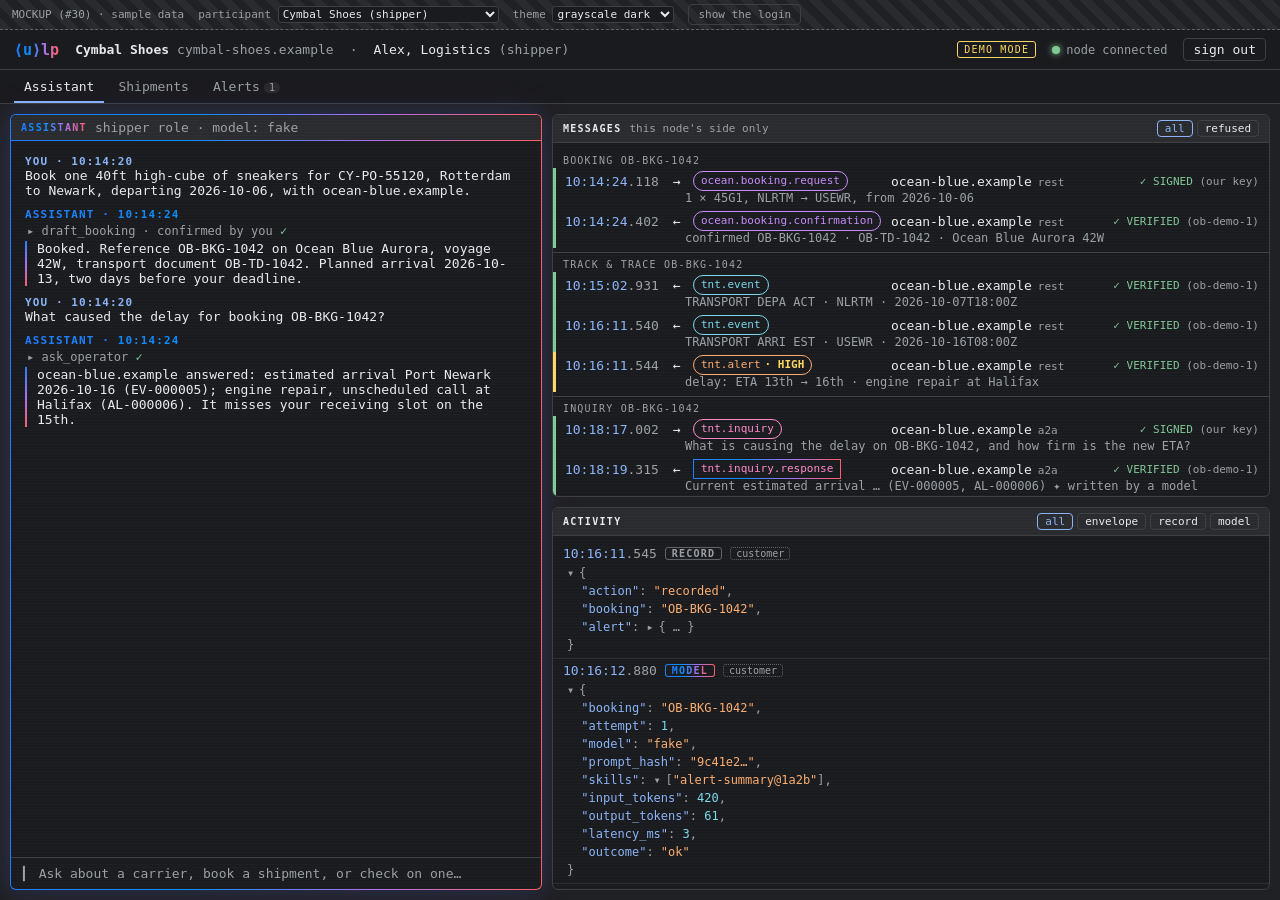
<file: docs/ui/web-ui-mockup.html>
<!DOCTYPE html>
<!--
Copyright 2026 Google LLC

Licensed under the Apache License, Version 2.0 (the "License");
you may not use this file except in compliance with the License.
You may obtain a copy of the License at

    http://www.apache.org/licenses/LICENSE-2.0

Unless required by applicable law or agreed to in writing, software
distributed under the License is distributed on an "AS IS" BASIS,
WITHOUT WARRANTIES OR CONDITIONS OF ANY KIND, either express or implied.
See the License for the specific language governing permissions and
limitations under the License.
-->
<!--
supercargo browser UI: a static mockup (#30), slices 1-3: the shell, the
demo login, and the messages panel, with the activity stream and the
assistant panel's frame. Sample data only; nothing here talks to a node.
Open it in a browser. Theme, participant and persona switch at the top.
-->
<html lang="en">
<head>
<meta charset="utf-8">
<meta name="viewport" content="width=device-width, initial-scale=1">
<title>supercargo · web UI mockup</title>
<style>
:root {
  --aurora-1: #217bfe; --aurora-2: #078efb; --aurora-3: #a770ef; --aurora-4: #ff5e62;
  --aurora: linear-gradient(90deg, var(--aurora-1), var(--aurora-2), var(--aurora-3), var(--aurora-4));
}
body[data-theme='grayscale-dark'] {
  --bg: #202124; --bg-surface: #1a1b1e; --bg-elevated: #2a2b2e;
  --border: #3c4043; --border-soft: #5f6368; --text: #e8eaed; --text-dim: #9aa0a6;
  --green: #81c995; --red: #f28b82; --yellow: #fdd663; --blue: #8ab4f8;
  /* New category tokens (Google palette, 300 tones on dark). */
  --purple: #c58af9; --cyan: #78d9ec; --orange: #fcad70; --pink: #ff8bcb;
  --scan: rgb(255 255 255 / 1.8%);
  --glow: 0 0 20px rgb(33 123 254 / 15%), 0 0 40px rgb(167 112 239 / 10%);
}
body[data-theme='grayscale-light'] {
  --bg: #f8f9fa; --bg-surface: #fff; --bg-elevated: #f1f3f4;
  --border: #dadce0; --border-soft: #bdc1c6; --text: #202124; --text-dim: #5f6368;
  --green: #188038; --red: #d50000; --yellow: #dc6d00; --blue: #1a73e8;
  /* 600-700 tones: readable as text on white. */
  --purple: #9334e6; --cyan: #007b83; --orange: #c26401; --pink: #c5157a;
  --scan: transparent;
  --glow: 0 0 18px rgb(33 123 254 / 12%), 0 0 36px rgb(167 112 239 / 8%);
}
* { box-sizing: border-box; }
body {
  margin: 0; height: 100vh; display: flex; flex-direction: column; overflow: hidden;
  font-family: 'SF Mono', 'Cascadia Code', 'Fira Code', Consolas, monospace; font-size: 13px;
  background: var(--bg); color: var(--text);
}
button { font: inherit; color: inherit; background: none; border: 1px solid var(--border); border-radius: 4px; padding: 3px 9px; cursor: pointer; }
button:hover { border-color: var(--border-soft); }
.dim { color: var(--text-dim); }
.mockbar {
  display: flex; gap: 14px; align-items: center; padding: 4px 12px; font-size: 11px;
  background: repeating-linear-gradient(45deg, var(--bg-elevated) 0 8px, var(--bg) 8px 16px);
  border-bottom: 1px dashed var(--border-soft); color: var(--text-dim);
}
.mockbar select { font: inherit; background: var(--bg-surface); color: var(--text); border: 1px solid var(--border); border-radius: 3px; }

/* ── chrome ─────────────────────────────────────────────────────── */
header {
  display: flex; align-items: center; gap: 16px; padding: 8px 14px;
  background: var(--bg-surface); border-bottom: 1px solid var(--border);
}
.wordmark { font-weight: 700; font-size: 15px; background: var(--aurora); -webkit-background-clip: text; background-clip: text; color: transparent; }
.who { display: flex; gap: 8px; align-items: baseline; }
.who b { font-weight: 600; }
.spacer { flex: 1; }
.status { display: flex; gap: 6px; align-items: center; color: var(--text-dim); font-size: 12px; }
.dot { width: 8px; height: 8px; border-radius: 50%; background: var(--green); box-shadow: 0 0 6px var(--green); }
.demo-badge { font-size: 10px; letter-spacing: .12em; padding: 2px 6px; border: 1px solid var(--yellow); color: var(--yellow); border-radius: 3px; }

nav.roles { display: flex; gap: 22px; padding: 0 14px; background: var(--bg-surface); border-bottom: 1px solid var(--border); }
.rolegroup { display: flex; align-items: center; gap: 4px; }
.rolegroup > .label { font-size: 10px; letter-spacing: .13em; text-transform: uppercase; color: var(--text-dim); margin-right: 6px; }
.tab { border: none; border-bottom: 2px solid transparent; border-radius: 0; padding: 9px 10px 7px; color: var(--text-dim); }
.tab.on { color: var(--text); border-bottom-color: var(--blue); }
.tab .n { font-size: 10px; padding: 0 5px; border-radius: 8px; background: var(--bg-elevated); margin-left: 4px; }

main { flex: 1; display: grid; grid-template-columns: minmax(340px, 1fr) minmax(460px, 1.35fr); grid-template-rows: 1fr 1fr; gap: 10px; padding: 10px; min-height: 0; }
.panel {
  display: flex; flex-direction: column; min-height: 0; background: var(--bg-surface);
  border: 1px solid var(--border); border-radius: 6px; overflow: hidden; position: relative;
}
.panel::after { content: ''; position: absolute; inset: 0; pointer-events: none;
  background: repeating-linear-gradient(0deg, var(--scan) 0 1px, transparent 1px 3px); }
.panel.tall { grid-row: span 2; }
.panel-bar { display: flex; align-items: center; gap: 8px; padding: 5px 10px; border-bottom: 1px solid var(--border); background: var(--bg-elevated); }
.panel-title { font-size: 10px; font-weight: 700; letter-spacing: .13em; text-transform: uppercase; }
.panel-body { flex: 1; overflow: auto; padding: 6px 0; }
.filters { display: flex; gap: 4px; margin-left: auto; }
.filters button { font-size: 11px; padding: 1px 7px; }
.filters button.on { border-color: var(--blue); color: var(--blue); }

/* The assistant panel: the aurora frame and glow, where a model works. */
.panel.ai { border: 1px solid transparent; box-shadow: var(--glow);
  background: linear-gradient(var(--bg-surface), var(--bg-surface)) padding-box, var(--aurora) border-box; }
.panel.ai .panel-bar { border-bottom: 1px solid transparent;
  border-image: var(--aurora) 1; }
.panel.ai .panel-title { background: var(--aurora); -webkit-background-clip: text; background-clip: text; color: transparent; }

/* ── messages ───────────────────────────────────────────────────── */
.msg { border-left: 3px solid transparent; padding: 3px 10px 3px 9px; cursor: pointer; }
.msg:hover { background: var(--bg-elevated); }
.msg.ok { border-left-color: var(--green); }
.msg.warn { border-left-color: var(--yellow); }
.msg.bad { border-left-color: var(--red); }
.msg .line { display: grid; grid-template-columns: 96px 16px minmax(190px, auto) 1fr auto; gap: 8px; align-items: center; white-space: nowrap; }
.ts { color: var(--blue); }
.ts i { font-style: normal; color: var(--text-dim); }
.arrow { color: var(--text); text-align: center; }
.peer { overflow: hidden; text-overflow: ellipsis; }
.peer .via { color: var(--text-dim); margin-left: 6px; font-size: 11px; }
.chip { display: inline-block; padding: 0 7px; border-radius: 10px; font-size: 11px; line-height: 18px; border: 1px solid currentColor; }
.fam-booking { color: var(--purple); }
.fam-tnt { color: var(--cyan); }
.fam-alert { color: var(--orange); }
.fam-inquiry { color: var(--pink); }
.fam-error { color: var(--red); }
.chip .sev { font-weight: 700; margin-left: 4px; }
.sev-high { color: var(--yellow); }
.sev-medium { color: var(--yellow); font-weight: 400 !important; }
.sev-low { color: var(--text-dim); font-weight: 400 !important; }
.chip.model { border-image: var(--aurora) 1; border-radius: 0; }
.verdict { font-size: 11px; }
.verdict.ok { color: var(--green); }
.verdict.warn { color: var(--yellow); }
.verdict.bad { color: var(--red); }
.verdict .kid { color: var(--text-dim); }
.summary { color: var(--text-dim); font-size: 12px; padding-left: 120px; white-space: nowrap; overflow: hidden; text-overflow: ellipsis; }
.detail { display: none; margin: 6px 0 6px 120px; }
.msg.open .detail { display: block; }
.detail-bar { display: flex; gap: 6px; margin-bottom: 4px; font-size: 11px; }
.detail-bar button { font-size: 11px; padding: 0 7px; }
.detail-bar button.on { border-color: var(--blue); color: var(--blue); }
.raw { white-space: pre-wrap; word-break: break-all; color: var(--text-dim); font-size: 11px; background: var(--bg); border: 1px solid var(--border); border-radius: 4px; padding: 6px 8px; max-height: 180px; overflow: auto; }
.unverified { border: 1px dashed var(--red); border-radius: 4px; padding: 6px 8px; background: color-mix(in srgb, var(--red) 6%, transparent); }
.unverified .tag { color: var(--red); font-size: 10px; letter-spacing: .12em; margin-bottom: 4px; }
.convo { padding: 6px 10px 2px; font-size: 10px; letter-spacing: .12em; text-transform: uppercase; color: var(--text-dim); border-top: 1px solid var(--border); margin-top: 4px; }
.convo:first-child { border-top: none; margin-top: 0; }

/* ── JSON, as an editor shows it ────────────────────────────────── */
.json { white-space: pre; font-size: 12px; line-height: 1.5; background: var(--bg); border: 1px solid var(--border); border-radius: 4px; padding: 6px 8px; overflow: auto; max-height: 300px; }
.j-key { color: var(--blue); }
.j-str { color: var(--orange); }
.j-num { color: var(--cyan); }
.j-lit { color: var(--purple); }
.j-p { color: var(--text-dim); }
.fold { cursor: pointer; user-select: none; color: var(--text-dim); display: inline-block; width: 12px; }
.folded > .kids, .folded > .close-line { display: none; }
.folded > .ellipsis { display: inline; }
.ellipsis { display: none; color: var(--text-dim); }

/* ── activity ───────────────────────────────────────────────────── */
.entry { padding: 4px 10px; border-bottom: 1px solid color-mix(in srgb, var(--border) 50%, transparent); }
.entry-head { display: flex; gap: 8px; align-items: center; margin-bottom: 3px; }
.kind { font-size: 10px; font-weight: 700; letter-spacing: .12em; padding: 0 6px; border-radius: 3px; border: 1px solid var(--border-soft); color: var(--text-dim); }
.kind.model { border: 1px solid transparent;
  background: linear-gradient(var(--bg-surface), var(--bg-surface)) padding-box, var(--aurora) border-box; }
.kind.model span { background: var(--aurora); -webkit-background-clip: text; background-clip: text; color: transparent; }
.side { font-size: 10px; color: var(--text-dim); border: 1px dotted var(--border-soft); border-radius: 3px; padding: 0 5px; }
.entry .json { max-height: none; border: none; background: transparent; padding: 0 0 0 4px; }

/* ── assistant ──────────────────────────────────────────────────── */
.chat { padding: 4px 14px; }
.turn { margin: 10px 0; }
.turn .who { font-size: 11px; letter-spacing: .1em; }
.turn.you .who { color: var(--blue); font-weight: 700; }
.turn.ai .who { font-weight: 700; background: var(--aurora); -webkit-background-clip: text; background-clip: text; color: transparent; }
.turn.ai .text { border-left: 2px solid; border-image: linear-gradient(180deg, var(--aurora-1), var(--aurora-3), var(--aurora-4)) 1; padding-left: 10px; }
.toolcall { color: var(--text-dim); font-size: 12px; margin: 3px 0 3px 2px; }
.toolcall .okk { color: var(--green); }
.composer { border-top: 1px solid var(--border); padding: 8px 12px; color: var(--text-dim); }

/* ── tooltips ───────────────────────────────────────────────────
   [data-tip] explains a filter, badge or tag on hover and keyboard focus. */
[data-tip] { position: relative; }
[data-tip]:hover::after, [data-tip]:focus-visible::after {
  content: attr(data-tip); position: absolute; z-index: 10; top: calc(100% + 6px); right: 0;
  width: max-content; max-width: 300px; white-space: normal; text-align: left;
  padding: 6px 9px; border-radius: 4px; font-size: 11px; line-height: 1.45; letter-spacing: 0; text-transform: none; font-weight: 400;
  background: var(--bg-elevated); color: var(--text); border: 1px solid var(--border-soft);
  box-shadow: 0 4px 16px rgb(0 0 0 / 30%); pointer-events: none;
}
.entry-head [data-tip]:hover::after { left: 0; right: auto; }

/* ── login ──────────────────────────────────────────────────────── */
.login { position: fixed; inset: 0; display: none; place-items: center; background: color-mix(in srgb, var(--bg) 92%, transparent); z-index: 5; }
.login.show { display: grid; }
.login-card { width: 460px; background: var(--bg-surface); border: 1px solid var(--border); border-radius: 8px; padding: 22px 24px; box-shadow: 0 8px 40px rgb(0 0 0 / 35%); }
.login-card h1 { font-size: 15px; margin: 0 0 4px; }
.login-card p { color: var(--text-dim); margin: 0 0 16px; font-size: 12px; }
.persona { display: flex; width: 100%; text-align: left; align-items: center; gap: 12px; padding: 10px 12px; margin-bottom: 8px; }
.persona .avatar { width: 30px; height: 30px; border-radius: 50%; display: grid; place-items: center; background: var(--bg-elevated); font-weight: 700; }
.persona .roles-of { color: var(--text-dim); font-size: 11px; }
.login-foot { margin-top: 12px; font-size: 11px; color: var(--yellow); }
</style>
</head>
<body data-theme="grayscale-dark">

<div class="mockbar">
  <span>MOCKUP (#30) · sample data</span>
  <label>participant <select id="participant">
    <option value="cymbal">Cymbal Shoes (shipper)</option>
    <option value="ocean">Ocean Blue (carrier + shipper)</option>
  </select></label>
  <label>theme <select id="theme">
    <option value="grayscale-dark">grayscale dark</option>
    <option value="grayscale-light">grayscale light</option>
  </select></label>
  <button id="show-login">show the login</button>
</div>

<header>
  <span class="wordmark">⟨u⟩lp</span>
  <span class="who"><b id="company"></b><span class="dim" id="domain"></span></span>
  <span class="dim">·</span>
  <span class="who"><span id="persona"></span><span class="dim" id="persona-roles"></span></span>
  <span class="spacer"></span>
  <span class="demo-badge">DEMO MODE</span>
  <span class="status"><span class="dot"></span>node connected</span>
  <button id="signout">sign out</button>
</header>

<nav class="roles" id="roles"></nav>

<main>
  <section class="panel tall" id="left"></section>
  <section class="panel">
    <div class="panel-bar">
      <span class="panel-title">Messages</span>
      <span class="dim" style="font-size:11px">this node's side only</span>
      <span class="filters" id="msg-filters">
        <button class="on" data-f="all" data-tip="Every message this node sent or received, for your roles: verified or not.">all</button><button data-f="refused" data-tip="Only the messages this node refused: a bad signature, a replay, a request it may not answer, or something that isn't a message at all.">refused</button>
      </span>
    </div>
    <div class="panel-body" id="messages"></div>
  </section>
  <section class="panel">
    <div class="panel-bar">
      <span class="panel-title">Activity</span>
      <span class="filters" id="act-filters">
        <button class="on" data-f="all" data-tip="Everything this node did, for your roles.">all</button><button data-f="envelope" data-tip="A message in or out, and what the node decided about it: verified, refused, sent. The message itself, every byte, is in the Messages panel.">envelope</button><button data-f="record" data-tip="A track & trace event or alert: recorded (received for one of your shipments) or published (sent to a customer).">record</button><button data-f="model" data-tip="A call to an AI model: which model and skills, tokens, latency, and whether its answer passed validation (if not, a template answered instead).">model</button>
      </span>
    </div>
    <div class="panel-body" id="activity"></div>
  </section>
</main>

<div class="login" id="login">
  <div class="login-card">
    <h1 id="login-title"></h1>
    <p>Pick who you are. Each persona acts in the roles listed; you only ever see those roles' messages and activity.</p>
    <div id="personas"></div>
    <div class="login-foot">⚠ Demo mode: no password. Real sign-in (OIDC) comes later.</div>
  </div>
</div>

<script>
'use strict';
// ── sample data ──────────────────────────────────────────────────────
const JWS = (seed) => '{"protected":"eyJhbGciOiJFZDI1NTE5Iiwia2lkIjoiY3ktZGVtby0xIiwidHlwIjoidWxwLWVudmVsb3BlK2p3cyJ9","payload":"' +
  btoa(seed).replace(/=+$/, '').replace(/\+/g, '-').replace(/\//g, '_') + 'eyJoZWFkZXIiOnsidWxwVmVyc2lvbiI6IjAuMy1kZW1vIiwiaW50ZW50IjoidWxwLm9jZWFuLmJvb2tpbmcucmVxdWVzdCJ9fQ","signature":"kYI5u6q2DZAdLkl2hFdgFkSvhcmL_Mlxbdeh10VNDT-annNO7wgRsjrlT3jjzYOxSgHmtaiGT4yUDsGTDIorCw"}';

const booking = {
  shipper_reference: 'CY-PO-55120', shipper_name: 'Cymbal Shoes', port_of_loading: 'NLRTM', port_of_discharge: 'USEWR',
  containers: [{ equipment_size_type: '45G1', count: 1, gross_weight_kg: 12000 }],
  cargo: { description: 'Footwear (sneakers)', hs_code: '6404' }, earliest_departure: '2026-10-06',
  consignee: { name: 'Cymbal Footwear', domain: 'cymbal-footwear.example' },
  subscription: { endpoint: 'https://cymbal-shoes.example/ulp', intents: ['ulp.tnt.event', 'ulp.tnt.alert'] },
};
const confirmation = {
  booking_reference: 'OB-BKG-1042', status: 'confirmed',
  ebl: { transport_document_reference: 'OB-TD-1042', vessel_name: 'Ocean Blue Aurora', voyage_number: '42W',
    port_of_loading: 'NLRTM', port_of_discharge: 'USEWR', shipper_name: 'Cymbal Shoes', consignee_name: 'Cymbal Footwear',
    status: 'BOOKED', containers: [{ container_number: 'OCBU0000004', equipment_size_type: '45G1', seal_number: 'OCBUS0000001', gross_weight_kg: 12000, is_reefer: false }] },
  planned_departure: '2026-10-07T18:00:00Z', planned_arrival: '2026-10-13T08:00:00Z',
};
const depa = { event_id: 'EV-000003', event_type: 'TRANSPORT', event_type_code: 'DEPA', event_classifier_code: 'ACT',
  event_date_time: '2026-10-07T18:00:00Z', description: 'Departed Rotterdam', un_location_code: 'NLRTM',
  facility_name: 'Port of Rotterdam', vessel_name: 'Ocean Blue Aurora', voyage_number: '42W', equipment_reference: null };
const arriEst = { ...depa, event_id: 'EV-000005', event_type_code: 'ARRI', event_classifier_code: 'EST',
  event_date_time: '2026-10-16T08:00:00Z', description: 'Estimated arrival Newark', un_location_code: 'USEWR', facility_name: 'Port Newark' };
const alert = { alert_id: 'AL-000006', kind: 'delay', severity: 'high', summary: 'Engine repair, unscheduled call at Halifax.',
  previous_eta: '2026-10-13T08:00:00Z', new_eta: '2026-10-16T08:00:00Z', cause_event_ids: ['EV-000005'] };
const inquiry = { question: 'What is causing the delay on OB-BKG-1042, and how firm is the new ETA?' };
const answer = { answer: 'Current estimated arrival at Port Newark: 2026-10-16T08:00:00Z (EV-000005). Latest alert: engine repair, unscheduled call at Halifax (AL-000006).',
  sources: ['EV-000005', 'AL-000006'] };
const replyErr = { code: 'replay', detail: 'This message was already received.', retryable: false };

// One conversation each; m = [time, dir, intent, peer, via, verdict, summary, body, extra]
const views = {
  cymbal: {
    company: 'Cymbal Shoes', domain: 'cymbal-shoes.example',
    personas: [{ name: 'Alex', title: 'Logistics, Cymbal Shoes', roles: ['shipper'] }],
    roles: [{ side: 'customer', label: 'As shipper', tabs: ['Assistant', 'Shipments', 'Alerts'] }],
    convos: [
      ['booking OB-BKG-1042', [
        ['10:14:24.118', 'out', 'ulp.ocean.booking.request', 'ocean-blue.example', 'rest', 'signed', '1 × 45G1, NLRTM → USEWR, from 2026-10-06', booking],
        ['10:14:24.402', 'in', 'ulp.ocean.booking.confirmation', 'ocean-blue.example', 'rest', 'verified', 'confirmed OB-BKG-1042 · OB-TD-1042 · Ocean Blue Aurora 42W', confirmation],
      ]],
      ['track & trace OB-BKG-1042', [
        ['10:15:02.931', 'in', 'ulp.tnt.event', 'ocean-blue.example', 'rest', 'verified', 'TRANSPORT DEPA ACT · NLRTM · 2026-10-07T18:00Z', depa],
        ['10:16:11.540', 'in', 'ulp.tnt.event', 'ocean-blue.example', 'rest', 'verified', 'TRANSPORT ARRI EST · USEWR · 2026-10-16T08:00Z', arriEst],
        ['10:16:11.544', 'in', 'ulp.tnt.alert', 'ocean-blue.example', 'rest', 'verified', 'delay: ETA 13th → 16th · engine repair at Halifax', alert, { sev: 'high' }],
      ]],
      ['inquiry OB-BKG-1042', [
        ['10:18:17.002', 'out', 'ulp.tnt.inquiry', 'ocean-blue.example', 'a2a', 'signed', inquiry.question, inquiry],
        ['10:18:19.315', 'in', 'ulp.tnt.inquiry.response', 'ocean-blue.example', 'a2a', 'verified', 'Current estimated arrival … (EV-000005, AL-000006)', answer, { model: true }],
      ]],
      ['refused', [
        ['10:19:40.003', 'in', 'ulp.tnt.event', 'mallory.example', 'rest', 'bad_signature', 'signature does not verify', null],
        ['10:19:52.660', 'in', '(unreadable)', '', 'rest', 'malformed', 'not a JWS', null, { raw: '<script>alert("hi")<\/script>' }],
      ]],
    ],
  },
  ocean: {
    company: 'Ocean Blue', domain: 'ocean-blue.example',
    personas: [
      { name: 'Sam', title: 'Ops desk, Ocean Blue', roles: ['operator'] },
      { name: 'Priya', title: 'Procurement, Ocean Blue', roles: ['shipper'] },
      { name: 'Jordan', title: 'Operations lead, Ocean Blue', roles: ['operator', 'shipper'] },
    ],
    roles: [
      { side: 'operator', label: 'As carrier', tabs: ['Bookings', 'Voyages', 'Inquiries'] },
      { side: 'customer', label: 'As shipper', tabs: ['Assistant', 'Shipments'] },
    ],
    convos: [
      ['booking OB-BKG-1042 · from cymbal-shoes.example', [
        ['10:14:24.130', 'in', 'ulp.ocean.booking.request', 'cymbal-shoes.example', 'rest', 'verified', '1 × 45G1, NLRTM → USEWR, from 2026-10-06', booking],
        ['10:14:24.398', 'out', 'ulp.ocean.booking.confirmation', 'cymbal-shoes.example', 'rest', 'signed', 'confirmed OB-BKG-1042 · OB-TD-1042', confirmation],
      ], 'operator'],
      ['track & trace OB-BKG-1042 · to cymbal-shoes.example', [
        ['10:16:11.536', 'out', 'ulp.tnt.event', 'cymbal-shoes.example', 'rest', 'signed', 'TRANSPORT ARRI EST · USEWR · 2026-10-16T08:00Z', arriEst],
        ['10:16:11.540', 'out', 'ulp.tnt.alert', 'cymbal-shoes.example', 'rest', 'signed', 'delay: ETA 13th → 16th', alert, { sev: 'high' }],
      ], 'operator'],
      ['booking NF-77 · to north-feeder.example', [
        ['10:21:03.020', 'out', 'ulp.ocean.booking.request', 'north-feeder.example', 'rest', 'signed', '2 × 22G1, USEWR → USBAL, from 2026-10-17', { ...booking, shipper_reference: 'OB-FEED-9', shipper_name: 'Ocean Blue' }],
        ['10:21:03.380', 'in', 'ulp.ocean.booking.confirmation', 'north-feeder.example', 'rest', 'verified', 'confirmed NF-77', { ...confirmation, booking_reference: 'NF-77' }],
      ], 'customer'],
      ['refused', [
        ['10:22:10.115', 'in', 'ulp.ocean.booking.request', 'cymbal-shoes.example', 'rest', 'replay', 'seen before (messageId 4fb028ff…)', booking],
        ['10:22:10.119', 'out', 'ulp.error', 'cymbal-shoes.example', 'rest', 'signed', 'replay: This message was already received.', replyErr],
        ['10:22:31.871', 'in', 'ulp.tnt.inquiry', 'mallory.example', 'a2a', 'forbidden', 'not a party to OB-BKG-1042', inquiry],
      ], 'operator'],
    ],
  },
};

const activity = {
  cymbal: [
    ['10:16:11.545', 'record', 'customer', { action: 'recorded', booking: 'OB-BKG-1042', alert }],
    ['10:16:12.880', 'model', 'customer', { booking: 'OB-BKG-1042', attempt: 1, model: 'fake', prompt_hash: '9c41e2…', skills: ['alert-summary@1a2b'],
      input_tokens: 420, output_tokens: 61, latency_ms: 3, outcome: 'ok' }],
    ['10:16:12.881', 'summary', 'customer', { booking: 'OB-BKG-1042', alert_id: 'AL-000006', impact: 'misses', generated_by: 'llm',
      text: 'Delay on OB-BKG-1042: arriving 2026-10-16, it misses your receiving slot on 2026-10-15.' }],
    ['10:16:11.540', 'envelope', 'customer', { dir: 'in', intent: 'ulp.tnt.event', sender: 'ocean-blue.example', via: 'rest', kid: 'ob-demo-1', verified: true, outcome: 'accepted' }],
    ['10:19:40.004', 'envelope', 'customer', { dir: 'in', intent: 'ulp.tnt.event', sender: 'mallory.example', verified: false, outcome: 'rejected', code: 'bad_signature', reason: 'signature does not verify' }],
  ],
  ocean: [
    ['10:14:24.200', 'voyage', 'operator', { booking: 'OB-BKG-1042', started: true, departure: '2026-10-07T18:00:00Z', arrival: '2026-10-13T08:00:00Z', hours_per_second: 1 }],
    ['10:16:11.537', 'record', 'operator', { action: 'published', booking: 'OB-BKG-1042', alert }],
    ['10:18:18.902', 'model', 'operator', { booking: 'OB-BKG-1042', attempt: 1, model: 'fake', skills: ['shipment-inquiry@d8b8', 'delay-phrasing@0f38'],
      input_tokens: 512, output_tokens: 74, latency_ms: 4, outcome: 'ok' }],
    ['10:21:03.381', 'envelope', 'customer', { dir: 'in', intent: 'ulp.ocean.booking.confirmation', sender: 'north-feeder.example', verified: true, outcome: 'response' }],
    ['10:22:31.872', 'envelope', 'operator', { dir: 'in', intent: 'ulp.tnt.inquiry', sender: 'mallory.example', via: 'a2a', verified: true, outcome: 'rejected', code: 'forbidden', reason: 'not a party to OB-BKG-1042' }],
  ],
};

// What each kind and side means, for the badges' tooltips.
const KIND_TIPS = {
  envelope: 'A message in or out, and what the node decided about it. The message itself is in the Messages panel.',
  record: 'A track & trace event or alert: recorded (received for your shipment) or published (sent to a customer).',
  model: 'A call to an AI model: model, skills, tokens, latency, and whether its answer passed validation.',
  summary: 'What an alert means for you, written by the assistant (or the template, if the model\'s answer failed validation).',
  voyage: 'A simulated voyage starting (the demo\'s shipment simulator).',
  push: 'A push to a customer the node gave up on, or couldn\'t publish.',
};
const SIDE_TIPS = {
  customer: 'Your shipper or receiver role: shipments other carriers carry for you.',
  operator: 'Your carrier role: bookings you confirmed, events you published.',
};

// ── rendering ────────────────────────────────────────────────────────
const el = (tag, cls, text) => { const e = document.createElement(tag); if (cls) e.className = cls; if (text != null) e.textContent = text; return e; };
const family = (intent) => intent.startsWith('ulp.ocean.booking') ? 'booking' : intent === 'ulp.tnt.alert' ? 'alert'
  : intent.startsWith('ulp.tnt.inquiry') ? 'inquiry' : intent === 'ulp.error' ? 'error' : intent.startsWith('ulp.') ? 'tnt' : 'error';
const VERDICTS = {
  signed: ['ok', '✓ SIGNED'], verified: ['ok', '✓ VERIFIED'],
  replay: ['warn', '✓ VERIFIED · REFUSED replay'], forbidden: ['warn', '✓ VERIFIED · DENIED forbidden'],
  bad_signature: ['bad', '✗ BAD SIGNATURE'], malformed: ['bad', '✗ MALFORMED'],
};

// JSON as an editor shows it: one span per token, objects fold.
function jsonNode(v, indent, last, foldFrom = Infinity) {
  const pad = '  '.repeat(indent), comma = last ? '' : ',';
  const frag = document.createDocumentFragment();
  const tok = (cls, t) => frag.appendChild(el('span', cls, t));
  if (v === null || typeof v === 'boolean') { tok('j-lit', String(v)); tok('j-p', comma); return frag; }
  if (typeof v === 'number') { tok('j-num', String(v)); tok('j-p', comma); return frag; }
  if (typeof v === 'string') { tok('j-str', JSON.stringify(v)); tok('j-p', comma); return frag; }
  const arr = Array.isArray(v), entries = arr ? v.map((x, i) => [i, x]) : Object.entries(v);
  const wrap = el('span');
  const fold = el('span', 'fold', '▾');
  fold.onclick = (e) => { e.stopPropagation(); wrap.classList.toggle('folded'); fold.textContent = wrap.classList.contains('folded') ? '▸' : '▾'; };
  if (entries.length) wrap.appendChild(fold);
  if (entries.length && indent >= foldFrom) { wrap.classList.add('folded'); fold.textContent = '▸'; }
  wrap.appendChild(el('span', 'j-p', arr ? '[' : '{'));
  const short = arr && entries.every(([, x]) => typeof x !== 'object' || x === null);
  if (short) {
    wrap.classList.remove('folded'); fold.textContent = '▾';
    entries.forEach(([, x], i) => { if (i) wrap.appendChild(el('span', 'j-p', ' ')); wrap.appendChild(jsonNode(x, 0, i === entries.length - 1)); });
    wrap.appendChild(el('span', 'j-p', ']' + comma));
    frag.appendChild(wrap); return frag;
  }
  wrap.appendChild(el('span', 'ellipsis', ' … ' + (arr ? ']' : '}') + comma));
  const kids = el('span', 'kids');
  entries.forEach(([k, x], i) => {
    kids.appendChild(document.createTextNode('\n' + pad + '  '));
    if (!arr) { kids.appendChild(el('span', 'j-key', JSON.stringify(k))); kids.appendChild(el('span', 'j-p', ': ')); }
    kids.appendChild(jsonNode(x, indent + 1, i === entries.length - 1, foldFrom));
  });
  wrap.appendChild(kids);
  const close = el('span', 'close-line');
  close.appendChild(document.createTextNode('\n' + pad));
  close.appendChild(el('span', 'j-p', (arr ? ']' : '}') + comma));
  wrap.appendChild(close);
  frag.appendChild(wrap);
  return frag;
}
const jsonBlock = (v, foldFrom = Infinity) => { const pre = el('div', 'json'); pre.appendChild(jsonNode(v, 0, true, foldFrom)); return pre; };

function messageRow(m) {
  const [time, dir, intent, peer, via, verdict, summary, body, extra = {}] = m;
  const [sev, vtext] = VERDICTS[verdict];
  const row = el('div', 'msg ' + (extra.sev === 'high' && sev === 'ok' ? 'warn' : sev));
  const line = el('div', 'line');
  const ts = el('span', 'ts', time.slice(0, 8)); ts.appendChild(el('i', null, time.slice(8))); line.appendChild(ts);
  line.appendChild(el('span', 'arrow', dir === 'out' ? '→' : '←'));
  const chipWrap = el('span');
  const chip = el('span', 'chip fam-' + family(intent) + (extra.model ? ' model' : ''), intent.replace(/^ulp\./, ''));
  if (extra.sev) chip.appendChild(el('span', 'sev sev-' + extra.sev, '· ' + extra.sev.toUpperCase()));
  chipWrap.appendChild(chip); line.appendChild(chipWrap);
  const p = el('span', 'peer', peer || '—'); p.appendChild(el('span', 'via', via)); line.appendChild(p);
  const v = el('span', 'verdict ' + sev, vtext);
  if (sev !== 'bad') v.appendChild(el('span', 'kid', ' (' + (dir === 'out' ? 'our key' : ({ 'ocean-blue.example': 'ob', 'cymbal-shoes.example': 'cy', 'north-feeder.example': 'nf', 'mallory.example': 'm' }[peer] || '?') + '-demo-1') + ')'));
  line.appendChild(v);
  row.appendChild(line);
  row.appendChild(el('div', 'summary', summary + (extra.model ? '   ✦ written by a model' : '')));

  const detail = el('div', 'detail');
  const raw = el('div', 'raw', extra.raw || JWS(intent + time));
  if (sev === 'bad') {
    const box = el('div', 'unverified');
    box.appendChild(el('div', 'tag', 'UNVERIFIED · shown as text, nothing here is proven'));
    box.appendChild(raw); detail.appendChild(box);
  } else {
    const bar = el('div', 'detail-bar');
    const bPay = el('button', 'on', 'payload'), bRaw = el('button', null, 'raw JWS'), bHdr = el('button', null, 'header');
    bar.append(bPay, bHdr, bRaw); detail.appendChild(bar);
    const header = { ulpVersion: '0.3-demo', intent, messageId: '4fb028ff-96d9-4d5d-8930-5a9fe33a069e', correlationId: '9e1c…',
      sender: dir === 'out' ? views[current].domain : peer, receiver: dir === 'out' ? peer : views[current].domain,
      sentAt: '2026-10-08T' + time.slice(0, 8) + 'Z', bookingRef: 'OB-BKG-1042',
      dialect: family(intent) === 'tnt' || family(intent) === 'alert' ? null : intent.includes('confirmation') ? { standard: 'DCSA_OCEAN_CONTAINER', version: '2.0.0' } : null };
    const views3 = { payload: jsonBlock(body), header: jsonBlock(header), raw };
    let shown = views3.payload; detail.appendChild(shown);
    for (const [b, k] of [[bPay, 'payload'], [bHdr, 'header'], [bRaw, 'raw']]) {
      b.onclick = (e) => { e.stopPropagation(); [bPay, bHdr, bRaw].forEach((x) => x.classList.remove('on')); b.classList.add('on');
        detail.replaceChild(views3[k], shown); shown = views3[k]; };
    }
  }
  detail.onclick = (e) => e.stopPropagation();
  row.appendChild(detail);
  row.onclick = () => row.classList.toggle('open');
  return row;
}

let current = 'cymbal', persona = null, msgFilter = 'all', actFilter = 'all', activeSide = null;

function sidesOf() { return persona.roles.map((r) => r === 'operator' ? 'operator' : 'customer'); }

function renderMessages() {
  const box = document.getElementById('messages'); box.replaceChildren();
  const sides = sidesOf();
  for (const [title, msgs, side] of views[current].convos) {
    if (side && !sides.includes(side)) continue;
    const list = msgs.filter((m) => msgFilter === 'all' || !['signed', 'verified'].includes(m[5]));
    if (!list.length) continue;
    box.appendChild(el('div', 'convo', title + (side && sides.length > 1 ? '  ·  ' + (side === 'operator' ? 'as carrier' : 'as shipper') : '')));
    list.forEach((m) => box.appendChild(messageRow(m)));
  }
}

function renderActivity() {
  const box = document.getElementById('activity'); box.replaceChildren();
  const sides = sidesOf();
  for (const [time, kind, side, data] of activity[current]) {
    if (!sides.includes(side) || (actFilter !== 'all' && kind !== actFilter)) continue;
    const e = el('div', 'entry'), head = el('div', 'entry-head');
    const ts = el('span', 'ts', time.slice(0, 8)); ts.appendChild(el('i', null, time.slice(8)));
    const badge = el('span', 'kind' + (kind === 'model' ? ' model' : ''));
    badge.dataset.tip = KIND_TIPS[kind];
    badge.appendChild(el('span', null, kind.toUpperCase()));
    const tag = el('span', 'side', side); tag.dataset.tip = SIDE_TIPS[side];
    head.append(ts, badge, tag);
    e.append(head, jsonBlock(data, 1)); // nested objects start folded, like an editor's fold-to-level-1
    box.appendChild(e);
  }
}

function renderLeft() {
  const left = document.getElementById('left'); left.replaceChildren();
  if (activeSide === 'customer') {
    left.className = 'panel tall ai';
    const bar = el('div', 'panel-bar'); bar.append(el('span', 'panel-title', 'Assistant'), el('span', 'dim', 'shipper role · model: fake'));
    const body = el('div', 'panel-body chat');
    const you = (t) => { const d = el('div', 'turn you'); d.append(el('div', 'who', 'YOU · 10:14:20'), el('div', 'text', t)); return d; };
    const ai = (t, tool) => { const d = el('div', 'turn ai'); d.appendChild(el('div', 'who', 'ASSISTANT · 10:14:24'));
      if (tool) { const c = el('div', 'toolcall', '▸ ' + tool + ' '); c.appendChild(el('span', 'okk', '✓')); d.appendChild(c); }
      d.appendChild(el('div', 'text', t)); return d; };
    body.append(you('Book one 40ft high-cube of sneakers for CY-PO-55120, Rotterdam to Newark, departing 2026-10-06, with ocean-blue.example.'),
      ai('Booked. Reference OB-BKG-1042 on Ocean Blue Aurora, voyage 42W, transport document OB-TD-1042. Planned arrival 2026-10-13, two days before your deadline.', 'draft_booking · confirmed by you'),
      you('What caused the delay for booking OB-BKG-1042?'),
      ai('ocean-blue.example answered: estimated arrival Port Newark 2026-10-16 (EV-000005); engine repair, unscheduled call at Halifax (AL-000006). It misses your receiving slot on the 15th.', 'ask_operator'));
    left.append(bar, body, el('div', 'composer', '▎ Ask about a carrier, book a shipment, or check on one…'));
  } else {
    left.className = 'panel tall';
    const bar = el('div', 'panel-bar'); bar.append(el('span', 'panel-title', 'Bookings'), el('span', 'dim', 'carrier role'));
    const body = el('div', 'panel-body');
    body.appendChild(jsonBlock({ bookings: [{ ref: 'OB-BKG-1042', shipper: 'cymbal-shoes.example', status: 'in transit', eta: '2026-10-16T08:00:00Z', events: 5, alerts: 1 }] }));
    left.append(bar, body);
  }
}

function renderRoles() {
  const nav = document.getElementById('roles'); nav.replaceChildren();
  const roles = views[current].roles.filter((r) => sidesOf().includes(r.side));
  if (!roles.some((r) => r.side === activeSide)) activeSide = roles[0].side;
  roles.forEach((r) => {
    const g = el('div', 'rolegroup');
    if (roles.length > 1) g.appendChild(el('span', 'label', r.label));
    r.tabs.forEach((t, i) => {
      const b = el('button', 'tab' + (r.side === activeSide && i === 0 ? ' on' : ''), t);
      if (t === 'Alerts') b.appendChild(el('span', 'n', '1'));
      b.onclick = () => { activeSide = r.side; renderAll(); };
      g.appendChild(b);
    });
    nav.appendChild(g);
  });
}

function renderAll() {
  const v = views[current];
  document.getElementById('company').textContent = v.company;
  document.getElementById('domain').textContent = v.domain;
  document.getElementById('persona').textContent = persona.name + ', ' + persona.title.split(',')[0];
  document.getElementById('persona-roles').textContent = '(' + persona.roles.join(' + ') + ')';
  renderRoles(); renderLeft(); renderMessages(); renderActivity();
}

function showLogin() {
  const v = views[current];
  document.getElementById('login-title').textContent = 'Sign in to ' + v.company + ' · ' + v.domain;
  const box = document.getElementById('personas'); box.replaceChildren();
  v.personas.forEach((p) => {
    const b = el('button', 'persona');
    b.append(el('span', 'avatar', p.name[0]));
    const t = el('span'); t.append(el('div', null, p.name + ' · ' + p.title), el('div', 'roles-of', 'acts as: ' + p.roles.join(', ')));
    b.appendChild(t);
    b.onclick = () => { persona = p; document.getElementById('login').classList.remove('show'); renderAll(); };
    box.appendChild(b);
  });
  document.getElementById('login').classList.add('show');
}

document.getElementById('theme').onchange = (e) => { document.body.dataset.theme = e.target.value; };
document.getElementById('participant').onchange = (e) => { current = e.target.value; persona = views[current].personas.at(-1); activeSide = null; renderAll(); showLogin(); };
document.getElementById('show-login').onclick = showLogin;
document.getElementById('signout').onclick = showLogin;
for (const [id, set] of [['msg-filters', (f) => { msgFilter = f; renderMessages(); }], ['act-filters', (f) => { actFilter = f; renderActivity(); }]]) {
  document.getElementById(id).onclick = (e) => {
    if (!e.target.dataset.f) return;
    document.querySelectorAll('#' + id + ' button').forEach((b) => b.classList.toggle('on', b === e.target));
    set(e.target.dataset.f);
  };
}
persona = views[current].personas[0];
renderAll();
</script>
</body>
</html>
</file>
